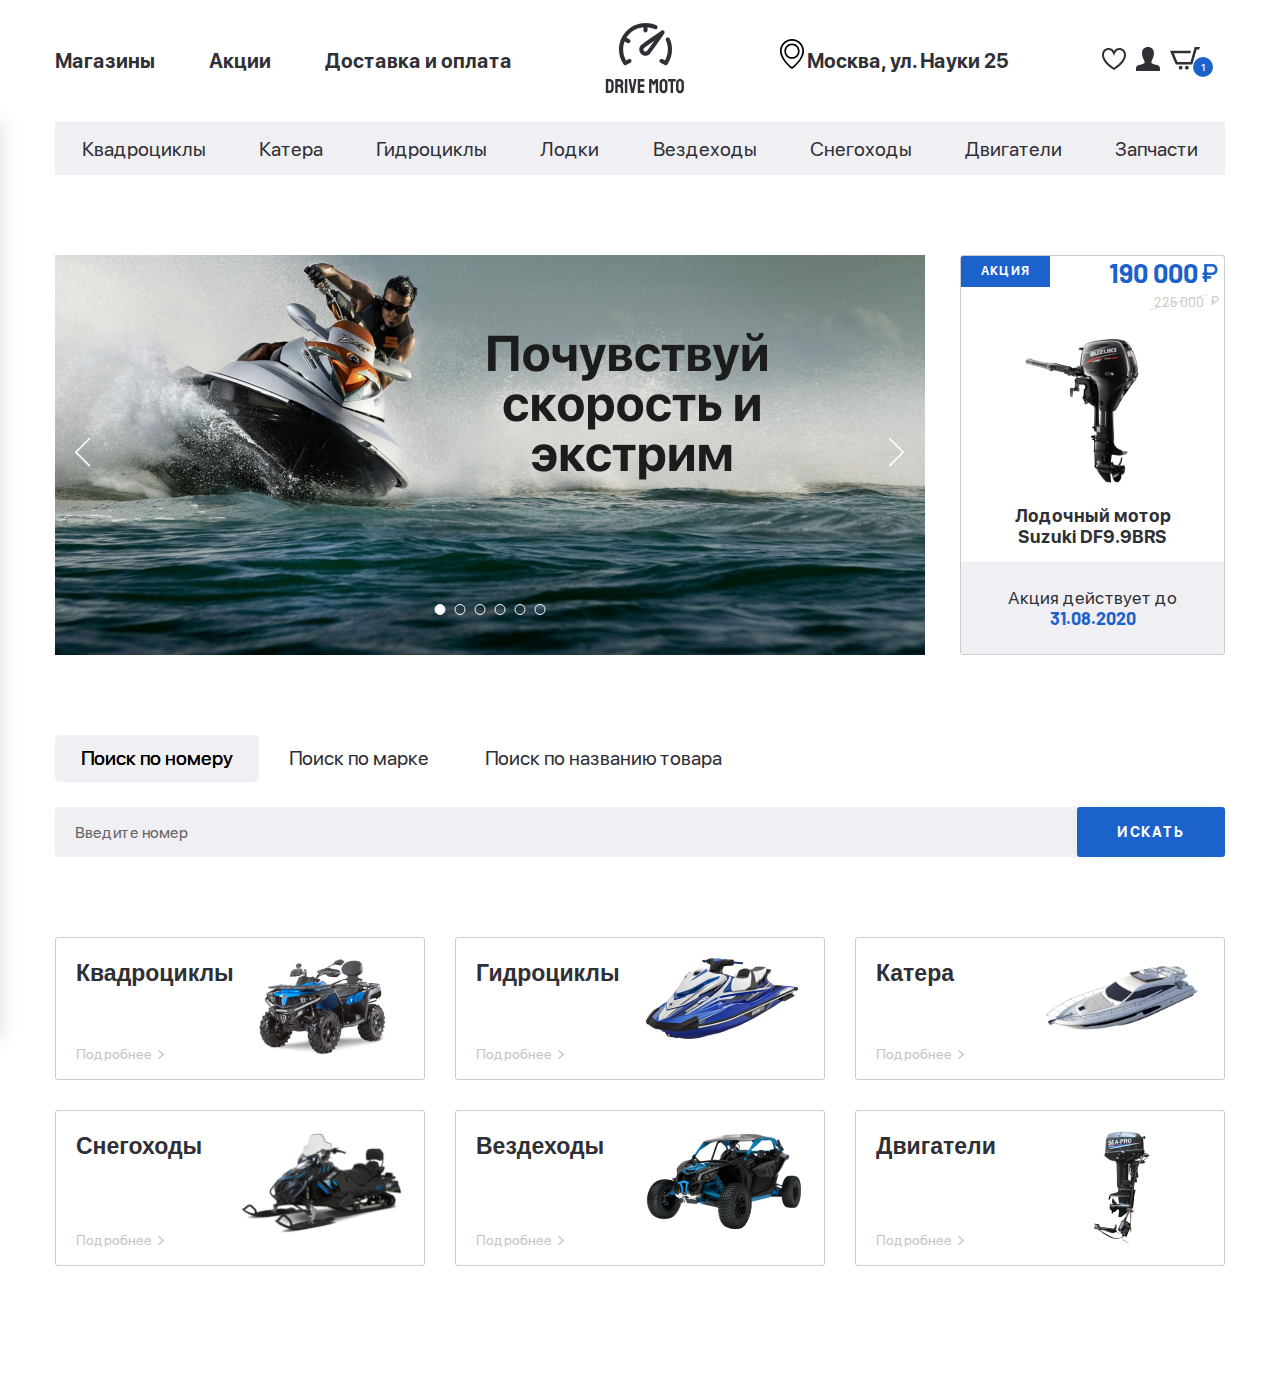
<file: index.html>
<!DOCTYPE html>
<html lang="ru">
<head>
   <meta charset="UTF-8">
   <meta name="viewport" content="width=device-width, initial-scale=1.0">
   <meta http-equiv="X-UA-Compatible" content="ie=edge">

   <title>Drive Moto</title>

   <!-- css -->
   <link rel="stylesheet" href="css/normalize.css">
   <link rel="stylesheet" href="css/fonts.css">
   <link rel="stylesheet" href="css/slick.css">
   <link rel="stylesheet" href="css/ionRangeSlider.min.css">
   <link rel="stylesheet" href="css/formstyler-2.0.1.css">
   <link rel="stylesheet" href="css/formstyler.theme-2.0.1.css">
   <link rel="stylesheet" href="css/rateyo-2.3.2.min.css">
   <link rel="stylesheet" href="css/style.css">
   <link rel="stylesheet" href="css/media.css">
</head>
<body>

   <!-- HEADER -->

   <header class="header">

      <!-- header top -->

      <div class="header__top">
         <div class="container">
            <div class="header__top-inner">

               <!-- menu -->

               <nav class="menu">

                  <!-- menu btn -->

                  <button class="menu__btn">
                     <div class="menu__btn-line"></div>
                     <div class="menu__btn-line"></div>
                     <div class="menu__btn-line"></div>
                  </button>

                  <!-- menu list -->

                  <ul class="menu__list">
                     <li class="menu__item">
                        <a class="menu__link" href="#">
                           Магазины
                        </a>
                     </li>
                     <li class="menu__item">
                        <a class="menu__link" href="#">
                           Акции
                        </a>
                     </li>
                     <li class="menu__item">
                        <a class="menu__link" href="#">
                           Доставка и оплата
                        </a>
                     </li>
                  </ul>
               </nav>

               <!-- logo -->

               <a class="logo" href="#">
                  <img class="logo__img" src="images/logo.svg" alt="Логотип">
               </a>

               <!-- header box -->

               <div class="header__box">

                  <!-- header address -->

                  <p class="header__address">
                     Москва,  ул. Науки  25
                  </p>

                  <!-- user list -->

                  <ul class="user-list">
                     <li class="user-list__item">
                        <a class="user-list__link" href="#">
                           <img src="images/heart.svg" alt="Избранное">
                        </a>
                     </li>
                     <li class="user-list__item">
                        <a class="user-list__link" href="#">
                           <img src="images/user.svg" alt="Пользователь">
                        </a>
                     </li>
                     <li class="user-list__item">
                        <a class="user-list__link basket" href="#">
                           <img src="images/basket.svg" alt="Корзина">
                           <p class="basket__num">1</p>
                        </a>
                     </li>
                  </ul>
               </div>
            </div>
         </div>
      </div>

      <!-- menu mobile list -->

      <ul class="menu-mobile__list">
         <li class="menu-mobile__item">
            <a class="menu-mobile__link" href="#">
               <img class="menu-mobile__img" src="images/user.svg" alt="">
               <p>
                  Войти
               </p>
            </a>
         </li>
         <li class="menu-mobile__item">
            <a class="menu-mobile__link" href="#">
               <img class="menu-mobile__img" src="images/user.svg" alt="">
               <p>
                  Регистрация
               </p>
            </a>
         </li>
         <li class="menu-mobile__item">
            <a class="menu-mobile__link" href="#">
               <img class="menu-mobile__img" src="images/heart.svg" alt="">
               <p>
                  Избранное
               </p>
            </a>
         </li>
         <li class="menu-mobile__item">
            <a class="menu-mobile__link" href="#">
               <img class="menu-mobile__img" src="images/basket.svg" alt="">
               <p>
                  Корзина
               </p>
            </a>
         </li>
         <li class="menu-mobile__item">
            <a class="menu-mobile__link" href="#">
               <img class="menu-mobile__img" src="images/home.svg" alt="">
               <p>
                  Магазины
               </p>
            </a>
         </li>
         <li class="menu-mobile__item">
            <a class="menu-mobile__link" href="#">
               <img class="menu-mobile__img" src="images/procent.svg" alt="">
               <p>
                  Акции
               </p>
            </a>
         </li>
         <li class="menu-mobile__item">
            <a class="menu-mobile__link" href="#">
               <img class="menu-mobile__img" src="images/box.svg" alt="">
               <p>
                  Доставка и оплата
               </p>
            </a>
         </li>
         <li class="menu-mobile__item">
            <a class="menu-mobile__link" href="#">
               <p>
                  Квадроциклы
               </p>
            </a>
         </li>
         <li class="menu-mobile__item">
            <a class="menu-mobile__link" href="#">
               <p>
                  Катера
               </p>
            </a>
         </li>
         <li class="menu-mobile__item">
            <a class="menu-mobile__link" href="#">
               <p>
                  Гидроциклы
               </p>
            </a>
         </li>
         <li class="menu-mobile__item">
            <a class="menu-mobile__link" href="#">
               <p>
                  Лодки
               </p>
            </a>
         </li>
         <li class="menu-mobile__item">
            <a class="menu-mobile__link" href="#">
               <p>
                  Вездеходы
               </p>
            </a>
         </li>
         <li class="menu-mobile__item">
            <a class="menu-mobile__link" href="#">
               <p>
                  Снегоходы
               </p>
            </a>
         </li>
         <li class="menu-mobile__item">
            <a class="menu-mobile__link" href="#">
               <p>
                  Двигатели
               </p>
            </a>
         </li>
         <li class="menu-mobile__item">
            <a class="menu-mobile__link" href="#">
               <p>
                  Запчасти
               </p>
            </a>
         </li>
      </ul>

      <!-- menu mobile line -->

      <ul class="menu__mobile-line">
         <li class="menu__item">
            <a class="menu__link" href="#">
               Магазины
            </a>
         </li>
         <li class="menu__item">
            <a class="menu__link" href="#">
               Акции
            </a>
         </li>
         <li class="menu__item">
            <a class="menu__link" href="#">
               Доставка и оплата
            </a>
         </li>
      </ul>

      <!-- header bottom -->

      <div class="header__bottom">
         <div class="container">
            
            <!-- menu categories -->

            <ul class="menu-categories">
               <li class="menu-categories__item">
                  <a class="menu-categories__link" href="#">
                     Квадроциклы
                  </a>
               </li>
               <li class="menu-categories__item">
                  <a class="menu-categories__link" href="#">
                     Катера
                  </a>
               </li>
               <li class="menu-categories__item">
                  <a class="menu-categories__link" href="#">
                     Гидроциклы
                  </a>
               </li>
               <li class="menu-categories__item">
                  <a class="menu-categories__link" href="#">
                     Лодки
                  </a>
               </li>
               <li class="menu-categories__item">
                  <a class="menu-categories__link" href="#">
                     Вездеходы
                  </a>
               </li>
               <li class="menu-categories__item">
                  <a class="menu-categories__link" href="#">
                     Снегоходы
                  </a>
               </li>
               <li class="menu-categories__item">
                  <a class="menu-categories__link" href="#">
                     Двигатели
                  </a>
               </li>
               <li class="menu-categories__item">
                  <a class="menu-categories__link" href="#">
                     Запчасти
                  </a>
               </li>
            </ul>
         </div>
      </div>
   </header>

   <!-- BANNER SECTION -->

   <section class="banner-section page-section">
      <div class="container">
         <div class="banner-section__inner">

            <!-- banner section slider -->

            <div class="banner-section__slider">

               <a class="banner-section__slider-item" href="#">
                  <img class="banner-section__slider-img" src="images/banner-slider.jpg" alt="Баннер">
               </a>

               <a class="banner-section__slider-item" href="#">
                  <img class="banner-section__slider-img" src="images/banner-slider.jpg" alt="Баннер">
               </a>

               <a class="banner-section__slider-item" href="#">
                  <img class="banner-section__slider-img" src="images/banner-slider.jpg" alt="Баннер">
               </a>

               <a class="banner-section__slider-item" href="#">
                  <img class="banner-section__slider-img" src="images/banner-slider.jpg" alt="Баннер">
               </a>

               <a class="banner-section__slider-item" href="#">
                  <img class="banner-section__slider-img" src="images/banner-slider.jpg" alt="Баннер">
               </a>

               <a class="banner-section__slider-item" href="#">
                  <img class="banner-section__slider-img" src="images/banner-slider.jpg" alt="Баннер">
               </a>
            </div>

            <!-- banner section item -->

            <a class="banner-section__item sale-item" href="#">
               <div class="sale-item__top">
                  <p class="sale-item__info">
                     Акция
                  </p>
                  <div class="sale-item__price">
                     <div class="price sale-item__price-new">
                        190 000
                     </div>
                     <div class="price sale-item__price-old">
                        225 000
                     </div>
                  </div>
               </div>
               <img class="sale-item__img" src="images/content/sale-1.png" alt="Фото товара">
               <h5 class="sale-item__title">
                  Лодочный мотор <br>
                  Suzuki DF9.9BRS
               </h5>
               <p class="sale-item__footer">
                  Акция действует до
                  <span>
                     31.08.2020
                  </span>
               </p>
            </a>
         </div>
      </div>
   </section>

   <!-- SEARCH -->

   <div class="search page-section">
      <div class="container">
         <div class="search__inner">

            <!-- search tabs -->

            <div class="search__tabs tabs-wrapper">
               <div class="mobile-overflow">
                  <a class="search__tabs-item tab tab--active" href="#search-tab-1">
                     Поиск по номеру
                  </a>
                  <a class="search__tabs-item tab" href="#search-tab-2">
                     Поиск по марке
                  </a>
                  <a class="search__tabs-item tab" href="#search-tab-3">
                     Поиск по названию товара
                  </a>
               </div>
            </div>

            <div class="search__content">

               <!-- search content item 1 -->
               
               <div class="search__content-item tabs-content tabs-content--active" id="search-tab-1">
                  <form class="search__content-form" action="#">
                     <input class="search__content-input" type="text" placeholder="Введите номер">
                     <button class="search__content-btn" type="submit">Искать</button>
                  </form>
               </div>

               <!-- search content item 2 -->

               <div class="search__content-item tabs-content" id="search-tab-2">
                  <form class="search__content-form" action="#">
                     <input class="search__content-input" type="text" placeholder="Введите марку">
                     <button class="search__content-btn" type="submit">Искать</button>
                  </form>
               </div>

               <!-- search content item 3 -->

               <div class="search__content-item tabs-content" id="search-tab-3">
                  <form class="search__content-form" action="#">
                     <input class="search__content-input" type="text" placeholder="Введите название товара">
                     <button class="search__content-btn" type="submit">Искать</button>
                  </form>
               </div>
            </div>
         </div>
      </div>
   </div>

   <!-- CATEGORIES -->

   <section class="categories page-section">
      <div class="container">
         <div class="categories__inner">

            <!-- categories item 1 -->
            
            <a class="categories__item" href="#">
               <div class="categories__item-info">
                  <h4 class="categories__item-title">
                     Квадроциклы
                  </h4>
                  <p class="categories__item-text">
                     Подробнее
                  </p>
               </div>
               <div class="categories__item-img">
                  <img src="images/categories-1.png" alt="Квадроциклы">
               </div>
            </a>

            <!-- categories item 2 -->
            
            <a class="categories__item" href="#">
               <div class="categories__item-info">
                  <h4 class="categories__item-title">
                     Гидроциклы
                  </h4>
                  <p class="categories__item-text">
                     Подробнее
                  </p>
               </div>
               <div class="categories__item-img">
                  <img src="images/categories-2.png" alt="Гидроциклы">
               </div>
            </a>

            <!-- categories item 3 -->
            
            <a class="categories__item" href="#">
               <div class="categories__item-info">
                  <h4 class="categories__item-title">
                     Катера
                  </h4>
                  <p class="categories__item-text">
                     Подробнее
                  </p>
               </div>
               <div class="categories__item-img">
                  <img src="images/categories-3.png" alt="Катера">
               </div>
            </a>

            <!-- categories item 4 -->
            
            <a class="categories__item" href="#">
               <div class="categories__item-info">
                  <h4 class="categories__item-title">
                     Снегоходы
                  </h4>
                  <p class="categories__item-text">
                     Подробнее
                  </p>
               </div>
               <div class="categories__item-img">
                  <img src="images/categories-4.png" alt="Снегоходы">
               </div>
            </a>

            <!-- categories item 5 -->
            
            <a class="categories__item" href="#">
               <div class="categories__item-info">
                  <h4 class="categories__item-title">
                     Вездеходы
                  </h4>
                  <p class="categories__item-text">
                     Подробнее
                  </p>
               </div>
               <div class="categories__item-img">
                  <img src="images/categories-5.png" alt="Вездеходы">
               </div>
            </a>

            <!-- categories item 6 -->
            
            <a class="categories__item" href="#">
               <div class="categories__item-info">
                  <h4 class="categories__item-title">
                     Двигатели
                  </h4>
                  <p class="categories__item-text">
                     Подробнее
                  </p>
               </div>
               <div class="categories__item-img">
                  <img src="images/categories-6.png" alt="Двигатели">
               </div>
            </a>
         </div>
      </div>
   </section>

   <!-- PRODUCTS -->

   <section class="products page-section hide">
      <div class="container">
         <div class="products__inner">

            <!-- products title -->

            <h3 class="products__title">
               Популярные товары
            </h3>

            <!-- products tabs -->

            <div class="products__tabs tabs">
               <a class="products__tab tab tab--active" href="#products-tab-1">
                  запчасти
               </a>
               <a class="products__tab tab" href="#products-tab-2">
                  моторы
               </a>
               <a class="products__tab tab" href="#products-tab-3">
                  шины
               </a>
               <a class="products__tab tab" href="#products-tab-4">
                  электроника
               </a>
               <a class="products__tab tab" href="#products-tab-5">
                  инструменты
               </a>
               <a class="products__tab tab" href="#products-tab-6">
                  аксессуары
               </a>
            </div>

            <!-- products container -->
            
            <div class="products__container tabs-container">

               <!-- products content 1 -->

               <div class="products__content tabs-content tabs-content--active" id="products-tab-1">
                  <div class="product-slider">
               
                     <!-- product slider item 1 -->
               
                     <div class="product-slider__item">
                        <div class="product-item__wrapper">
                           <button class="product-item__favorite"></button>
                           <button class="product-item__basket">
                              <img src="images/basket-white.svg" alt="Добавить товар в корзину">
                           </button>
                           <a class="product-item__notify-link" href="#">
                              Сообщить о поступлении
                           </a>
                           <a class="product-item" href="#">
                              <p class="product-item__hover-text">
                                 посмотреть товар
                              </p>
                              <img class="product-item__img" src="images/content/product-1.png" alt="Фото товара">
                              <h4 class="product-item__title">
                                 Водонепроницаемый Рюкзак
                              </h4>
                              <p class="price product-item__price">
                                 9 800 ₽
                              </p>
                              <p class="product-item__notify-text">
                                 нет в наличии
                              </p>
                           </a>
                        </div>
                     </div>
               
                     <!-- product slider item 2 -->
               
                     <div class="product-slider__item">
                        <div class="product-item__wrapper">
                           <button class="product-item__favorite"></button>
                           <button class="product-item__basket">
                              <img src="images/basket-white.svg" alt="Добавить товар в корзину">
                           </button>
                           <a class="product-item__notify-link" href="#">
                              Сообщить о поступлении
                           </a>
                           <a class="product-item product-item--sale" href="#">
                              <p class="product-item__hover-text">
                                 посмотреть товар
                              </p>
                              <img class="product-item__img" src="images/content/product-2.png" alt="Фото товара">
                              <h4 class="product-item__title">
                                 Спасательный жилет BRP Men's Airflow PFD
                              </h4>
                              <p class="price product-item__price">
                                 6 900 ₽
                              </p>
                              <p class="product-item__notify-text">
                                 нет в наличии
                              </p>
                           </a>
                        </div>
                     </div>
               
                     <!-- product slider item 3 -->
               
                     <div class="product-slider__item">
                        <div class="product-item__wrapper">
                           <button class="product-item__favorite"></button>
                           <button class="product-item__basket">
                              <img src="images/basket-white.svg" alt="Добавить товар в корзину">
                           </button>
                           <a class="product-item__notify-link" href="#">
                              Сообщить о поступлении
                           </a>
                           <a class="product-item" href="#">
                              <p class="product-item__hover-text">
                                 посмотреть товар
                              </p>
                              <img class="product-item__img" src="images/content/product-3.png" alt="Фото товара">
                              <h4 class="product-item__title">
                                 BRP Audio-Premium <br>
                                 System
                              </h4>
                              <p class="price product-item__price">
                                 68 000 ₽
                              </p>
                              <p class="product-item__notify-text">
                                 нет в наличии
                              </p>
                           </a>
                        </div>
                     </div>
               
                     <!-- product slider item 4 -->
               
                     <div class="product-slider__item">
                        <div class="product-item__wrapper product-item__not-available">
                           <button class="product-item__favorite"></button>
                           <button class="product-item__basket">
                              <img src="images/basket-white.svg" alt="Добавить товар в корзину">
                           </button>
                           <a class="product-item__notify-link" href="#">
                              Сообщить о поступлении
                           </a>
                           <a class="product-item product-item--sale" href="#">
                              <p class="product-item__hover-text">
                                 посмотреть товар
                              </p>
                              <img class="product-item__img" src="images/content/product-4.png" alt="Фото товара">
                              <h4 class="product-item__title">
                                 Спасательное <br>
                                 снаряжение
                              </h4>
                              <p class="price product-item__price">
                                 6 900 ₽
                              </p>
                              <p class="product-item__notify-text">
                                 нет в наличии
                              </p>
                           </a>
                        </div>
                     </div>
               
                     <!-- product slider item 5 -->
               
                     <div class="product-slider__item">
                        <div class="product-item__wrapper product-item__not-available">
                           <button class="product-item__favorite"></button>
                           <button class="product-item__basket">
                              <img src="images/basket-white.svg" alt="Добавить товар в корзину">
                           </button>
                           <a class="product-item__notify-link" href="#">
                              Сообщить о поступлении
                           </a>
                           <a class="product-item product-item--sale" href="#">
                              <p class="product-item__hover-text">
                                 посмотреть товар
                              </p>
                              <img class="product-item__img" src="images/content/product-5.png" alt="Фото товара">
                              <h4 class="product-item__title">
                                 BRP Audio-портативная система
                              </h4>
                              <p class="price product-item__price">
                                 9 800 ₽
                              </p>
                              <p class="product-item__notify-text">
                                 нет в наличии
                              </p>
                           </a>
                        </div>
                     </div>
               
                     <!-- product slider item 6 -->
               
                     <div class="product-slider__item">
                        <div class="product-item__wrapper">
                           <button class="product-item__favorite"></button>
                           <button class="product-item__basket">
                              <img src="images/basket-white.svg" alt="Добавить товар в корзину">
                           </button>
                           <a class="product-item__notify-link" href="#">
                              Сообщить о поступлении
                           </a>
                           <a class="product-item" href="#">
                              <p class="product-item__hover-text">
                                 посмотреть товар
                              </p>
                              <img class="product-item__img" src="images/content/product-6.png" alt="Фото товара">
                              <h4 class="product-item__title">
                                 Garmin Echomap Plus <br>
                                 62cv
                              </h4>
                              <p class="price product-item__price">
                                 45 800 ₽
                              </p>
                              <p class="product-item__notify-text">
                                 нет в наличии
                              </p>
                           </a>
                        </div>
                     </div>
               
                     <!-- product slider item 7 -->
               
                     <div class="product-slider__item">
                        <div class="product-item__wrapper product-item__not-available">
                           <button class="product-item__favorite product-item__favorite--active"></button>
                           <button class="product-item__basket">
                              <img src="images/basket-white.svg" alt="Добавить товар в корзину">
                           </button>
                           <a class="product-item__notify-link" href="#">
                              Сообщить о поступлении
                           </a>
                           <a class="product-item product-item--sale" href="#">
                              <p class="product-item__hover-text">
                                 посмотреть товар
                              </p>
                              <img class="product-item__img" src="images/content/product-7.png" alt="Фото товара">
                              <h4 class="product-item__title">
                                 RF D.E.S.S.TM Key
                              </h4>
                              <p class="price product-item__price">
                                 68 000 ₽
                              </p>
                              <p class="product-item__notify-text">
                                 нет в наличии
                              </p>
                           </a>
                        </div>
                     </div>
               
                     <!-- product slider item 8 -->
               
                     <div class="product-slider__item">
                        <div class="product-item__wrapper">
                           <button class="product-item__favorite"></button>
                           <button class="product-item__basket">
                              <img src="images/basket-white.svg" alt="Добавить товар в корзину">
                           </button>
                           <a class="product-item__notify-link" href="#">
                              Сообщить о поступлении
                           </a>
                           <a class="product-item" href="#">
                              <p class="product-item__hover-text">
                                 посмотреть товар
                              </p>
                              <img class="product-item__img" src="images/content/product-8.png" alt="Фото товара">
                              <h4 class="product-item__title">
                                 Мужской костюм <br>
                                 3мм
                              </h4>
                              <p class="price product-item__price">
                                 7 000 ₽
                              </p>
                              <p class="product-item__notify-text">
                                 нет в наличии
                              </p>
                           </a>
                        </div>
                     </div>
                  </div>
               </div>

               <!-- products content 2 -->

               <div class="products__content tabs-content" id="products-tab-2">
                  <div class="product-slider">
               
                     <!-- product slider item 1 -->
               
                     <div class="product-slider__item">
                        <div class="product-item__wrapper product-item__not-available">
                           <button class="product-item__favorite"></button>
                           <button class="product-item__basket">
                              <img src="images/basket-white.svg" alt="Добавить товар в корзину">
                           </button>
                           <a class="product-item__notify-link" href="#">
                              Сообщить о поступлении
                           </a>
                           <a class="product-item product-item--sale" href="#">
                              <p class="product-item__hover-text">
                                 посмотреть товар
                              </p>
                              <img class="product-item__img" src="images/content/product-5.png" alt="Фото товара">
                              <h4 class="product-item__title">
                                 BRP Audio-портативная система
                              </h4>
                              <p class="price product-item__price">
                                 9 800 ₽
                              </p>
                              <p class="product-item__notify-text">
                                 нет в наличии
                              </p>
                           </a>
                        </div>
                     </div>
               
                     <!-- product slider item 2 -->
               
                     <div class="product-slider__item">
                        <div class="product-item__wrapper">
                           <button class="product-item__favorite"></button>
                           <button class="product-item__basket">
                              <img src="images/basket-white.svg" alt="Добавить товар в корзину">
                           </button>
                           <a class="product-item__notify-link" href="#">
                              Сообщить о поступлении
                           </a>
                           <a class="product-item" href="#">
                              <p class="product-item__hover-text">
                                 посмотреть товар
                              </p>
                              <img class="product-item__img" src="images/content/product-6.png" alt="Фото товара">
                              <h4 class="product-item__title">
                                 Garmin Echomap Plus <br>
                                 62cv
                              </h4>
                              <p class="price product-item__price">
                                 45 800 ₽
                              </p>
                              <p class="product-item__notify-text">
                                 нет в наличии
                              </p>
                           </a>
                        </div>
                     </div>
               
                     <!-- product slider item 3 -->
               
                     <div class="product-slider__item">
                        <div class="product-item__wrapper product-item__not-available">
                           <button class="product-item__favorite product-item__favorite--active"></button>
                           <button class="product-item__basket">
                              <img src="images/basket-white.svg" alt="Добавить товар в корзину">
                           </button>
                           <a class="product-item__notify-link" href="#">
                              Сообщить о поступлении
                           </a>
                           <a class="product-item product-item--sale" href="#">
                              <p class="product-item__hover-text">
                                 посмотреть товар
                              </p>
                              <img class="product-item__img" src="images/content/product-7.png" alt="Фото товара">
                              <h4 class="product-item__title">
                                 RF D.E.S.S.TM Key
                              </h4>
                              <p class="price product-item__price">
                                 68 000 ₽
                              </p>
                              <p class="product-item__notify-text">
                                 нет в наличии
                              </p>
                           </a>
                        </div>
                     </div>
               
                     <!-- product slider item 4 -->
               
                     <div class="product-slider__item">
                        <div class="product-item__wrapper">
                           <button class="product-item__favorite"></button>
                           <button class="product-item__basket">
                              <img src="images/basket-white.svg" alt="Добавить товар в корзину">
                           </button>
                           <a class="product-item__notify-link" href="#">
                              Сообщить о поступлении
                           </a>
                           <a class="product-item" href="#">
                              <p class="product-item__hover-text">
                                 посмотреть товар
                              </p>
                              <img class="product-item__img" src="images/content/product-8.png" alt="Фото товара">
                              <h4 class="product-item__title">
                                 Мужской костюм <br>
                                 3мм
                              </h4>
                              <p class="price product-item__price">
                                 7 000 ₽
                              </p>
                              <p class="product-item__notify-text">
                                 нет в наличии
                              </p>
                           </a>
                        </div>
                     </div>
                     
                     <!-- product slider item 55 -->
               
                     <div class="product-slider__item">
                        <div class="product-item__wrapper">
                           <button class="product-item__favorite"></button>
                           <button class="product-item__basket">
                              <img src="images/basket-white.svg" alt="Добавить товар в корзину">
                           </button>
                           <a class="product-item__notify-link" href="#">
                              Сообщить о поступлении
                           </a>
                           <a class="product-item" href="#">
                              <p class="product-item__hover-text">
                                 посмотреть товар
                              </p>
                              <img class="product-item__img" src="images/content/product-1.png" alt="Фото товара">
                              <h4 class="product-item__title">
                                 Водонепроницаемый Рюкзак
                              </h4>
                              <p class="price product-item__price">
                                 9 800 ₽
                              </p>
                              <p class="product-item__notify-text">
                                 нет в наличии
                              </p>
                           </a>
                        </div>
                     </div>
               
                     <!-- product slider item 6 -->
               
                     <div class="product-slider__item">
                        <div class="product-item__wrapper">
                           <button class="product-item__favorite"></button>
                           <button class="product-item__basket">
                              <img src="images/basket-white.svg" alt="Добавить товар в корзину">
                           </button>
                           <a class="product-item__notify-link" href="#">
                              Сообщить о поступлении
                           </a>
                           <a class="product-item product-item--sale" href="#">
                              <p class="product-item__hover-text">
                                 посмотреть товар
                              </p>
                              <img class="product-item__img" src="images/content/product-2.png" alt="Фото товара">
                              <h4 class="product-item__title">
                                 Спасательный жилет BRP Men's Airflow PFD
                              </h4>
                              <p class="price product-item__price">
                                 6 900 ₽
                              </p>
                              <p class="product-item__notify-text">
                                 нет в наличии
                              </p>
                           </a>
                        </div>
                     </div>
               
                     <!-- product slider item 7 -->
               
                     <div class="product-slider__item">
                        <div class="product-item__wrapper">
                           <button class="product-item__favorite"></button>
                           <button class="product-item__basket">
                              <img src="images/basket-white.svg" alt="Добавить товар в корзину">
                           </button>
                           <a class="product-item__notify-link" href="#">
                              Сообщить о поступлении
                           </a>
                           <a class="product-item" href="#">
                              <p class="product-item__hover-text">
                                 посмотреть товар
                              </p>
                              <img class="product-item__img" src="images/content/product-3.png" alt="Фото товара">
                              <h4 class="product-item__title">
                                 BRP Audio-Premium <br>
                                 System
                              </h4>
                              <p class="price product-item__price">
                                 68 000 ₽
                              </p>
                              <p class="product-item__notify-text">
                                 нет в наличии
                              </p>
                           </a>
                        </div>
                     </div>
               
                     <!-- product slider item 8 -->
               
                     <div class="product-slider__item">
                        <div class="product-item__wrapper product-item__not-available">
                           <button class="product-item__favorite"></button>
                           <button class="product-item__basket">
                              <img src="images/basket-white.svg" alt="Добавить товар в корзину">
                           </button>
                           <a class="product-item__notify-link" href="#">
                              Сообщить о поступлении
                           </a>
                           <a class="product-item product-item--sale" href="#">
                              <p class="product-item__hover-text">
                                 посмотреть товар
                              </p>
                              <img class="product-item__img" src="images/content/product-4.png" alt="Фото товара">
                              <h4 class="product-item__title">
                                 Спасательное <br>
                                 снаряжение
                              </h4>
                              <p class="price product-item__price">
                                 6 900 ₽
                              </p>
                              <p class="product-item__notify-text">
                                 нет в наличии
                              </p>
                           </a>
                        </div>
                     </div>
                  </div>
               </div>

               <!-- products content 3 -->

               <div class="products__content tabs-content" id="products-tab-3">
                  products content 3
               </div>

               <!-- products content 4 -->

               <div class="products__content tabs-content" id="products-tab-4">
                  products content 4
               </div>

               <!-- products content 5 -->

               <div class="products__content tabs-content" id="products-tab-5">
                  products content 5
               </div>

               <!-- products content 6 -->

               <div class="products__content tabs-content" id="products-tab-6">
                  products content 6
               </div>
            </div>

            <!-- products more -->

            <div class="products__more">
               <a class="products__more-link" href="#">
                  Показать еще
               </a>
            </div>
         </div>
      </div>
   </section>

   <!-- BANNER -->

   <div class="banner hide">
      <div class="container">
         <a class="banner__link" href="#">
            <img src="images/content/banner.jpg" alt="Баннер">
         </a>
      </div>
   </div>

   <!-- SAME PRODUCTS -->

   <section class="products page-section same-products hide">
      <div class="container">
         <div class="products__inner">

            <!-- products title -->

            <h3 class="products__title">
               С этим товаром покупают
            </h3>

            <!-- products tabs -->

            <div class="products__tabs tabs">
               <a class="products__tab tab tab--active" href="#same-products-tab-1">
                  запчасти
               </a>
               <a class="products__tab tab" href="#same-products-tab-2">
                  моторы
               </a>
               <a class="products__tab tab" href="#same-products-tab-3">
                  шины
               </a>
               <a class="products__tab tab" href="#same-products-tab-4">
                  электроника
               </a>
               <a class="products__tab tab" href="#same-products-tab-5">
                  инструменты
               </a>
               <a class="products__tab tab" href="#same-products-tab-6">
                  аксессуары
               </a>
            </div>

            <!-- products container -->
            
            <div class="products__container tabs-container">

               <!-- products content 1 -->

               <div class="products__content tabs-content tabs-content--active" id="same-products-tab-1">
                  <div class="product-slider">
               
                     <!-- product slider item 1 -->
               
                     <div class="product-slider__item">
                        <div class="product-item__wrapper product-item__not-available">
                           <button class="product-item__favorite"></button>
                           <button class="product-item__basket">
                              <img src="images/basket-white.svg" alt="Добавить товар в корзину">
                           </button>
                           <a class="product-item__notify-link" href="#">
                              Сообщить о поступлении
                           </a>
                           <a class="product-item product-item--sale" href="#">
                              <p class="product-item__hover-text">
                                 посмотреть товар
                              </p>
                              <img class="product-item__img" src="images/content/product-5.png" alt="Фото товара">
                              <h4 class="product-item__title">
                                 BRP Audio-портативная система
                              </h4>
                              <p class="price product-item__price">
                                 9 800 ₽
                              </p>
                              <p class="product-item__notify-text">
                                 нет в наличии
                              </p>
                           </a>
                        </div>
                     </div>
               
                     <!-- product slider item 2 -->
               
                     <div class="product-slider__item">
                        <div class="product-item__wrapper">
                           <button class="product-item__favorite"></button>
                           <button class="product-item__basket">
                              <img src="images/basket-white.svg" alt="Добавить товар в корзину">
                           </button>
                           <a class="product-item__notify-link" href="#">
                              Сообщить о поступлении
                           </a>
                           <a class="product-item" href="#">
                              <p class="product-item__hover-text">
                                 посмотреть товар
                              </p>
                              <img class="product-item__img" src="images/content/product-6.png" alt="Фото товара">
                              <h4 class="product-item__title">
                                 Garmin Echomap Plus <br>
                                 62cv
                              </h4>
                              <p class="price product-item__price">
                                 45 800 ₽
                              </p>
                              <p class="product-item__notify-text">
                                 нет в наличии
                              </p>
                           </a>
                        </div>
                     </div>
               
                     <!-- product slider item 3 -->
               
                     <div class="product-slider__item">
                        <div class="product-item__wrapper product-item__not-available">
                           <button class="product-item__favorite product-item__favorite--active"></button>
                           <button class="product-item__basket">
                              <img src="images/basket-white.svg" alt="Добавить товар в корзину">
                           </button>
                           <a class="product-item__notify-link" href="#">
                              Сообщить о поступлении
                           </a>
                           <a class="product-item product-item--sale" href="#">
                              <p class="product-item__hover-text">
                                 посмотреть товар
                              </p>
                              <img class="product-item__img" src="images/content/product-7.png" alt="Фото товара">
                              <h4 class="product-item__title">
                                 RF D.E.S.S.TM Key
                              </h4>
                              <p class="price product-item__price">
                                 68 000 ₽
                              </p>
                              <p class="product-item__notify-text">
                                 нет в наличии
                              </p>
                           </a>
                        </div>
                     </div>
               
                     <!-- product slider item 4 -->
               
                     <div class="product-slider__item">
                        <div class="product-item__wrapper">
                           <button class="product-item__favorite"></button>
                           <button class="product-item__basket">
                              <img src="images/basket-white.svg" alt="Добавить товар в корзину">
                           </button>
                           <a class="product-item__notify-link" href="#">
                              Сообщить о поступлении
                           </a>
                           <a class="product-item" href="#">
                              <p class="product-item__hover-text">
                                 посмотреть товар
                              </p>
                              <img class="product-item__img" src="images/content/product-8.png" alt="Фото товара">
                              <h4 class="product-item__title">
                                 Мужской костюм <br>
                                 3мм
                              </h4>
                              <p class="price product-item__price">
                                 7 000 ₽
                              </p>
                              <p class="product-item__notify-text">
                                 нет в наличии
                              </p>
                           </a>
                        </div>
                     </div>
                     
                     <!-- product slider item 55 -->
               
                     <div class="product-slider__item">
                        <div class="product-item__wrapper">
                           <button class="product-item__favorite"></button>
                           <button class="product-item__basket">
                              <img src="images/basket-white.svg" alt="Добавить товар в корзину">
                           </button>
                           <a class="product-item__notify-link" href="#">
                              Сообщить о поступлении
                           </a>
                           <a class="product-item" href="#">
                              <p class="product-item__hover-text">
                                 посмотреть товар
                              </p>
                              <img class="product-item__img" src="images/content/product-1.png" alt="Фото товара">
                              <h4 class="product-item__title">
                                 Водонепроницаемый Рюкзак
                              </h4>
                              <p class="price product-item__price">
                                 9 800 ₽
                              </p>
                              <p class="product-item__notify-text">
                                 нет в наличии
                              </p>
                           </a>
                        </div>
                     </div>
               
                     <!-- product slider item 6 -->
               
                     <div class="product-slider__item">
                        <div class="product-item__wrapper">
                           <button class="product-item__favorite"></button>
                           <button class="product-item__basket">
                              <img src="images/basket-white.svg" alt="Добавить товар в корзину">
                           </button>
                           <a class="product-item__notify-link" href="#">
                              Сообщить о поступлении
                           </a>
                           <a class="product-item product-item--sale" href="#">
                              <p class="product-item__hover-text">
                                 посмотреть товар
                              </p>
                              <img class="product-item__img" src="images/content/product-2.png" alt="Фото товара">
                              <h4 class="product-item__title">
                                 Спасательный жилет BRP Men's Airflow PFD
                              </h4>
                              <p class="price product-item__price">
                                 6 900 ₽
                              </p>
                              <p class="product-item__notify-text">
                                 нет в наличии
                              </p>
                           </a>
                        </div>
                     </div>
               
                     <!-- product slider item 7 -->
               
                     <div class="product-slider__item">
                        <div class="product-item__wrapper">
                           <button class="product-item__favorite"></button>
                           <button class="product-item__basket">
                              <img src="images/basket-white.svg" alt="Добавить товар в корзину">
                           </button>
                           <a class="product-item__notify-link" href="#">
                              Сообщить о поступлении
                           </a>
                           <a class="product-item" href="#">
                              <p class="product-item__hover-text">
                                 посмотреть товар
                              </p>
                              <img class="product-item__img" src="images/content/product-3.png" alt="Фото товара">
                              <h4 class="product-item__title">
                                 BRP Audio-Premium <br>
                                 System
                              </h4>
                              <p class="price product-item__price">
                                 68 000 ₽
                              </p>
                              <p class="product-item__notify-text">
                                 нет в наличии
                              </p>
                           </a>
                        </div>
                     </div>
               
                     <!-- product slider item 8 -->
               
                     <div class="product-slider__item">
                        <div class="product-item__wrapper product-item__not-available">
                           <button class="product-item__favorite"></button>
                           <button class="product-item__basket">
                              <img src="images/basket-white.svg" alt="Добавить товар в корзину">
                           </button>
                           <a class="product-item__notify-link" href="#">
                              Сообщить о поступлении
                           </a>
                           <a class="product-item product-item--sale" href="#">
                              <p class="product-item__hover-text">
                                 посмотреть товар
                              </p>
                              <img class="product-item__img" src="images/content/product-4.png" alt="Фото товара">
                              <h4 class="product-item__title">
                                 Спасательное <br>
                                 снаряжение
                              </h4>
                              <p class="price product-item__price">
                                 6 900 ₽
                              </p>
                              <p class="product-item__notify-text">
                                 нет в наличии
                              </p>
                           </a>
                        </div>
                     </div>
                  </div>
               </div>

               <!-- products content 2 -->

               <div class="products__content tabs-content" id="same-products-tab-2">
                  <div class="product-slider">
               
                     <!-- product slider item 1 -->
               
                     <div class="product-slider__item">
                        <div class="product-item__wrapper">
                           <button class="product-item__favorite"></button>
                           <button class="product-item__basket">
                              <img src="images/basket-white.svg" alt="Добавить товар в корзину">
                           </button>
                           <a class="product-item__notify-link" href="#">
                              Сообщить о поступлении
                           </a>
                           <a class="product-item" href="#">
                              <p class="product-item__hover-text">
                                 посмотреть товар
                              </p>
                              <img class="product-item__img" src="images/content/product-1.png" alt="Фото товара">
                              <h4 class="product-item__title">
                                 Водонепроницаемый Рюкзак
                              </h4>
                              <p class="price product-item__price">
                                 9 800 ₽
                              </p>
                              <p class="product-item__notify-text">
                                 нет в наличии
                              </p>
                           </a>
                        </div>
                     </div>
               
                     <!-- product slider item 2 -->
               
                     <div class="product-slider__item">
                        <div class="product-item__wrapper">
                           <button class="product-item__favorite"></button>
                           <button class="product-item__basket">
                              <img src="images/basket-white.svg" alt="Добавить товар в корзину">
                           </button>
                           <a class="product-item__notify-link" href="#">
                              Сообщить о поступлении
                           </a>
                           <a class="product-item product-item--sale" href="#">
                              <p class="product-item__hover-text">
                                 посмотреть товар
                              </p>
                              <img class="product-item__img" src="images/content/product-2.png" alt="Фото товара">
                              <h4 class="product-item__title">
                                 Спасательный жилет BRP Men's Airflow PFD
                              </h4>
                              <p class="price product-item__price">
                                 6 900 ₽
                              </p>
                              <p class="product-item__notify-text">
                                 нет в наличии
                              </p>
                           </a>
                        </div>
                     </div>
               
                     <!-- product slider item 3 -->
               
                     <div class="product-slider__item">
                        <div class="product-item__wrapper">
                           <button class="product-item__favorite"></button>
                           <button class="product-item__basket">
                              <img src="images/basket-white.svg" alt="Добавить товар в корзину">
                           </button>
                           <a class="product-item__notify-link" href="#">
                              Сообщить о поступлении
                           </a>
                           <a class="product-item" href="#">
                              <p class="product-item__hover-text">
                                 посмотреть товар
                              </p>
                              <img class="product-item__img" src="images/content/product-3.png" alt="Фото товара">
                              <h4 class="product-item__title">
                                 BRP Audio-Premium <br>
                                 System
                              </h4>
                              <p class="price product-item__price">
                                 68 000 ₽
                              </p>
                              <p class="product-item__notify-text">
                                 нет в наличии
                              </p>
                           </a>
                        </div>
                     </div>
               
                     <!-- product slider item 4 -->
               
                     <div class="product-slider__item">
                        <div class="product-item__wrapper product-item__not-available">
                           <button class="product-item__favorite"></button>
                           <button class="product-item__basket">
                              <img src="images/basket-white.svg" alt="Добавить товар в корзину">
                           </button>
                           <a class="product-item__notify-link" href="#">
                              Сообщить о поступлении
                           </a>
                           <a class="product-item product-item--sale" href="#">
                              <p class="product-item__hover-text">
                                 посмотреть товар
                              </p>
                              <img class="product-item__img" src="images/content/product-4.png" alt="Фото товара">
                              <h4 class="product-item__title">
                                 Спасательное <br>
                                 снаряжение
                              </h4>
                              <p class="price product-item__price">
                                 6 900 ₽
                              </p>
                              <p class="product-item__notify-text">
                                 нет в наличии
                              </p>
                           </a>
                        </div>
                     </div>
               
                     <!-- product slider item 5 -->
               
                     <div class="product-slider__item">
                        <div class="product-item__wrapper product-item__not-available">
                           <button class="product-item__favorite"></button>
                           <button class="product-item__basket">
                              <img src="images/basket-white.svg" alt="Добавить товар в корзину">
                           </button>
                           <a class="product-item__notify-link" href="#">
                              Сообщить о поступлении
                           </a>
                           <a class="product-item product-item--sale" href="#">
                              <p class="product-item__hover-text">
                                 посмотреть товар
                              </p>
                              <img class="product-item__img" src="images/content/product-5.png" alt="Фото товара">
                              <h4 class="product-item__title">
                                 BRP Audio-портативная система
                              </h4>
                              <p class="price product-item__price">
                                 9 800 ₽
                              </p>
                              <p class="product-item__notify-text">
                                 нет в наличии
                              </p>
                           </a>
                        </div>
                     </div>
               
                     <!-- product slider item 6 -->
               
                     <div class="product-slider__item">
                        <div class="product-item__wrapper">
                           <button class="product-item__favorite"></button>
                           <button class="product-item__basket">
                              <img src="images/basket-white.svg" alt="Добавить товар в корзину">
                           </button>
                           <a class="product-item__notify-link" href="#">
                              Сообщить о поступлении
                           </a>
                           <a class="product-item" href="#">
                              <p class="product-item__hover-text">
                                 посмотреть товар
                              </p>
                              <img class="product-item__img" src="images/content/product-6.png" alt="Фото товара">
                              <h4 class="product-item__title">
                                 Garmin Echomap Plus <br>
                                 62cv
                              </h4>
                              <p class="price product-item__price">
                                 45 800 ₽
                              </p>
                              <p class="product-item__notify-text">
                                 нет в наличии
                              </p>
                           </a>
                        </div>
                     </div>
               
                     <!-- product slider item 7 -->
               
                     <div class="product-slider__item">
                        <div class="product-item__wrapper product-item__not-available">
                           <button class="product-item__favorite product-item__favorite--active"></button>
                           <button class="product-item__basket">
                              <img src="images/basket-white.svg" alt="Добавить товар в корзину">
                           </button>
                           <a class="product-item__notify-link" href="#">
                              Сообщить о поступлении
                           </a>
                           <a class="product-item product-item--sale" href="#">
                              <p class="product-item__hover-text">
                                 посмотреть товар
                              </p>
                              <img class="product-item__img" src="images/content/product-7.png" alt="Фото товара">
                              <h4 class="product-item__title">
                                 RF D.E.S.S.TM Key
                              </h4>
                              <p class="price product-item__price">
                                 68 000 ₽
                              </p>
                              <p class="product-item__notify-text">
                                 нет в наличии
                              </p>
                           </a>
                        </div>
                     </div>
               
                     <!-- product slider item 8 -->
               
                     <div class="product-slider__item">
                        <div class="product-item__wrapper">
                           <button class="product-item__favorite"></button>
                           <button class="product-item__basket">
                              <img src="images/basket-white.svg" alt="Добавить товар в корзину">
                           </button>
                           <a class="product-item__notify-link" href="#">
                              Сообщить о поступлении
                           </a>
                           <a class="product-item" href="#">
                              <p class="product-item__hover-text">
                                 посмотреть товар
                              </p>
                              <img class="product-item__img" src="images/content/product-8.png" alt="Фото товара">
                              <h4 class="product-item__title">
                                 Мужской костюм <br>
                                 3мм
                              </h4>
                              <p class="price product-item__price">
                                 7 000 ₽
                              </p>
                              <p class="product-item__notify-text">
                                 нет в наличии
                              </p>
                           </a>
                        </div>
                     </div>
                  </div>
               </div>

               <!-- products content 3 -->

               <div class="products__content tabs-content" id="same-products-tab-3">
                  products content 3
               </div>

               <!-- products content 4 -->

               <div class="products__content tabs-content" id="same-products-tab-4">
                  products content 4
               </div>

               <!-- products content 5 -->

               <div class="products__content tabs-content" id="same-products-tab-5">
                  products content 5
               </div>

               <!-- products content 6 -->

               <div class="products__content tabs-content" id="same-products-tab-6">
                  products content 6
               </div>
            </div>
         </div>
      </div>
   </section>

   <!-- FOOTER -->

   <footer class="footer hide">
      <div class="container">
   
         <!-- footer top -->
   
         <div class="footer__top">
            <div class="footer__top-inner">

               <!-- footer top item 1 -->

               <div class="footer__top-item footer__top-newslatter">
                  <h6 class="footer__top-title">
                     Подпишитесь на нашу рассылку и узнавайте о акция быстрее
                  </h6>
                  <form class="footer-form" action="#">
                     <input class="footer-form__input" type="email" placeholder="Введите ваш e-mail:">
                     <button class="footer-form__btn" type="submit">
                        Отправить
                     </button>
                  </form>
               </div>

               <!-- footer top item 2 -->

               <div class="footer__top-item">
                  <h6 class="footer__top-title">
                     Информация
                  </h6>
                  <ul class="footer-list">
                     <li class="footer-list__item">
                        <a href="#">
                           О компании
                        </a>
                     </li>
                     <li class="footer-list__item">
                        <a href="#">
                           Контакты
                        </a>
                     </li>
                     <li class="footer-list__item">
                        <a href="#">
                           Акции
                        </a>
                     </li>
                     <li class="footer-list__item">
                        <a href="#">
                           Магазины
                        </a>
                     </li>
                  </ul>
               </div>

               <!-- footer top item 3 -->

               <div class="footer__top-item">
                  <h6 class="footer__top-title">
                     Интернет-магазин
                  </h6>
                  <ul class="footer-list">
                     <li class="footer-list__item">
                        <a href="#">
                           Доставка и самовывоз
                        </a>
                     </li>
                     <li class="footer-list__item">
                        <a href="#">
                           Оплата
                        </a>
                     </li>
                     <li class="footer-list__item">
                        <a href="#">
                           Возврат-обмен
                        </a>
                     </li>
                     <li class="footer-list__item">
                        <a href="#">
                           Новости
                        </a>
                     </li>
                  </ul>
               </div>

               <!-- footer top item 4 -->

               <div class="footer__top-item footer__top-social">
                  <ul class="social-list">
                     <li class="social-list__item">
                        <a href="#">
                           <img src="images/instagram.svg" alt="Instagram">
                        </a>
                     </li>
                     <li class="social-list__item">
                        <a href="#">
                           <img src="images/vk.svg" alt="Vk">
                        </a>
                     </li>
                     <li class="social-list__item">
                        <a href="#">
                           <img src="images/facebook.svg" alt="Facebook">
                        </a>
                     </li>
                     <li class="social-list__item">
                        <a href="#">
                           <img src="images/youtube.svg" alt="Youtube">
                        </a>
                     </li>
                  </ul>
               </div>
            </div>
         </div>
   
         <!-- footer bottom -->
   
         <div class="footer__bottom">
            <a class="footer__bottom-link" href="#">
               Договор оферты
            </a>
            <a class="footer__bottom-link" href="#">
               Политика обработки персональных данных
            </a>
         </div>
      </div>
   </footer>

   <!-- js -->
   <script src="js/jquery.min.js"></script>
   <script src="js/slick.min.js"></script>
   <script src="js/ionRangeSlider.min.js"></script>
   <script src="js/formstyler-2.0.1.min.js"></script>
   <script src="js/rateyo-2.3.2.min.js"></script>
   <script src="js/main.js"></script>

</body>
</html>
</file>
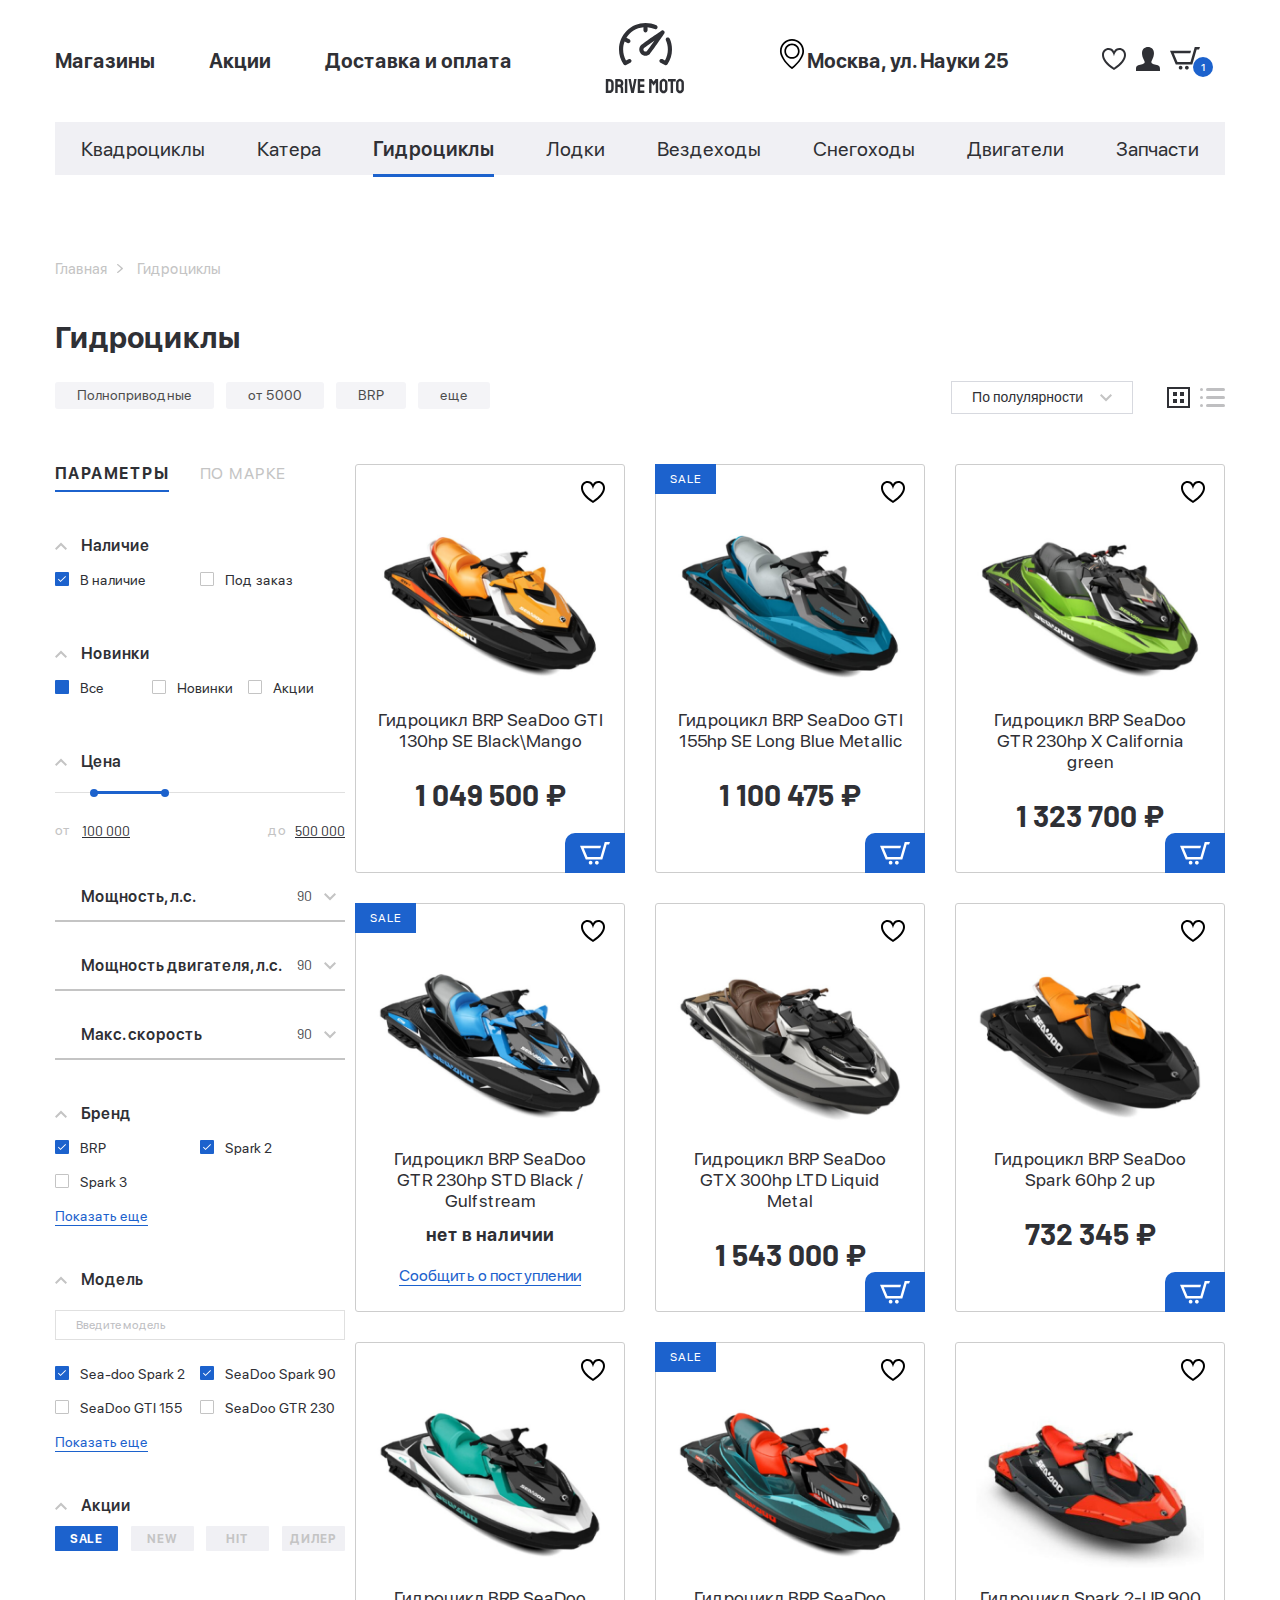
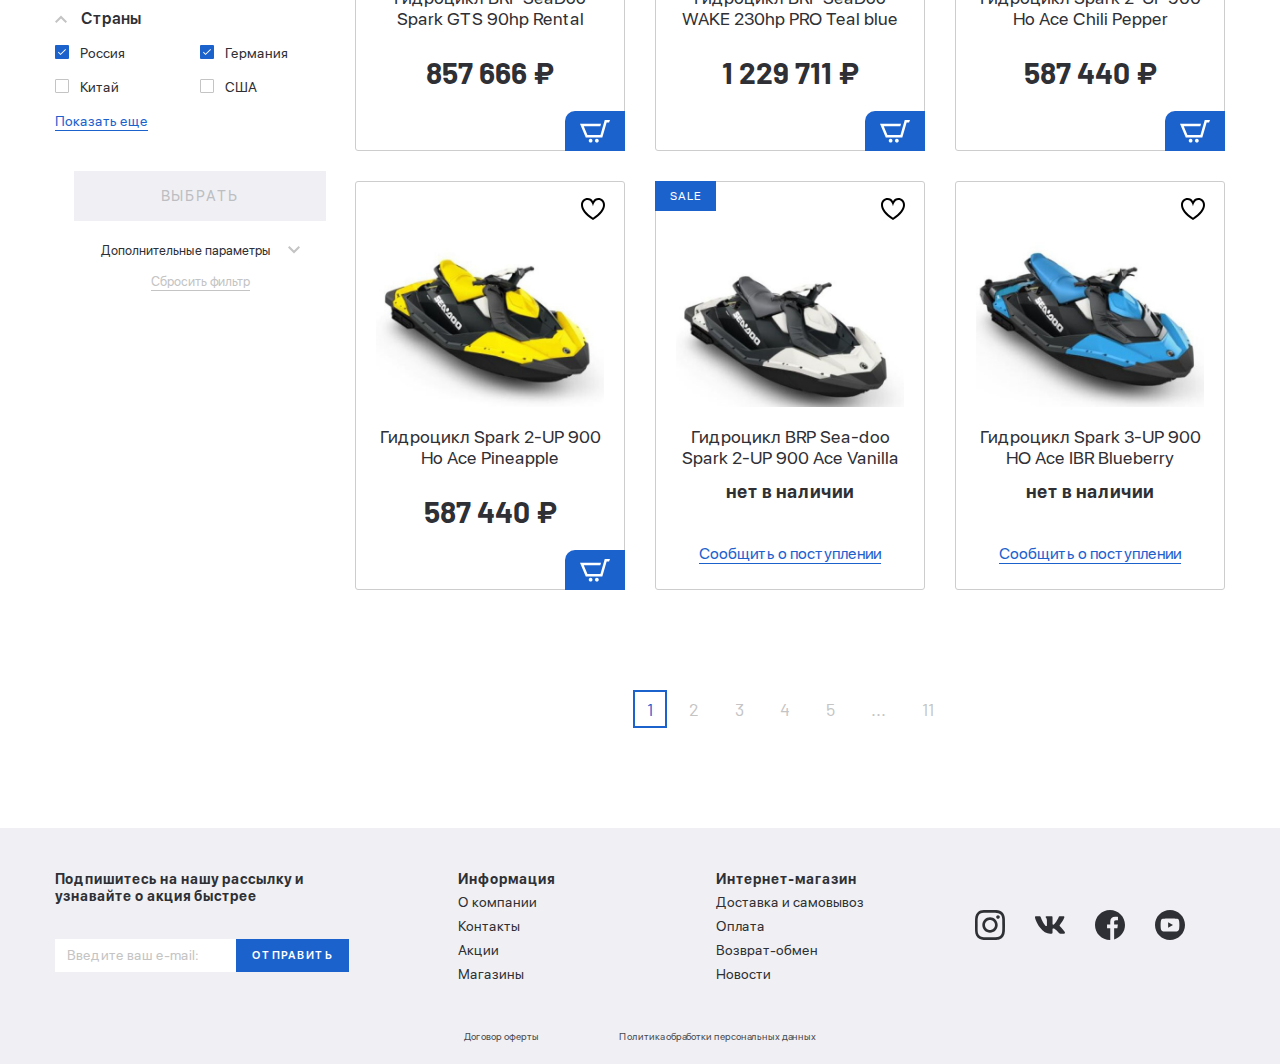
<file: catalog.html>
<!DOCTYPE html>
<html lang="ru">
<head>
   <meta charset="UTF-8">
   <meta name="viewport" content="width=device-width, initial-scale=1.0">
   <meta http-equiv="X-UA-Compatible" content="ie=edge">

   <title>Drive Moto</title>

   <!-- css -->
   <link rel="stylesheet" href="css/normalize.css">
   <link rel="stylesheet" href="css/fonts.css">
   <link rel="stylesheet" href="css/slick.css">
   <link rel="stylesheet" href="css/ionRangeSlider.min.css">
   <link rel="stylesheet" href="css/formstyler-2.0.1.css">
   <link rel="stylesheet" href="css/formstyler.theme-2.0.1.css">
   <link rel="stylesheet" href="css/rateyo-2.3.2.min.css">
   <link rel="stylesheet" href="css/style.css">
   <link rel="stylesheet" href="css/media.css">
</head>
<body>

   <!-- HEADER -->

   <header class="header">

      <!-- header top -->

      <div class="header__top">
         <div class="container">
            <div class="header__top-inner">

               <!-- menu -->

               <nav class="menu">
                  <ul class="menu__list">
                     <li class="menu__item">
                        <a class="menu__link" href="#">
                           Магазины
                        </a>
                     </li>
                     <li class="menu__item">
                        <a class="menu__link" href="#">
                           Акции
                        </a>
                     </li>
                     <li class="menu__item">
                        <a class="menu__link" href="#">
                           Доставка и оплата
                        </a>
                     </li>
                  </ul>
               </nav>

               <!-- logo -->

               <a class="logo" href="#">
                  <img class="logo__img" src="images/logo.svg" alt="Логотип">
               </a>

               <!-- header box -->

               <div class="header__box">

                  <!-- header address -->

                  <p class="header__address">
                     Москва,  ул. Науки  25
                  </p>

                  <!-- user list -->

                  <ul class="user-list">
                     <li class="user-list__item">
                        <a class="user-list__link" href="#">
                           <img src="images/heart.svg" alt="Избранное">
                        </a>
                     </li>
                     <li class="user-list__item">
                        <a class="user-list__link" href="#">
                           <img src="images/user.svg" alt="Пользователь">
                        </a>
                     </li>
                     <li class="user-list__item">
                        <a class="user-list__link basket" href="#">
                           <img src="images/basket.svg" alt="Корзина">
                           <p class="basket__num">1</p>
                        </a>
                     </li>
                  </ul>
               </div>
            </div>
         </div>
      </div>

      <!-- header bottom -->

      <div class="header__bottom">
         <div class="container">
            
            <!-- menu categories -->

            <ul class="menu-categories">
               <li class="menu-categories__item">
                  <a class="menu-categories__link" href="#">
                     Квадроциклы
                  </a>
               </li>
               <li class="menu-categories__item">
                  <a class="menu-categories__link" href="#">
                     Катера
                  </a>
               </li>
               <li class="menu-categories__item">
                  <a class="menu-categories__link menu-categories__link--active" href="#">
                     Гидроциклы
                  </a>
               </li>
               <li class="menu-categories__item">
                  <a class="menu-categories__link" href="#">
                     Лодки
                  </a>
               </li>
               <li class="menu-categories__item">
                  <a class="menu-categories__link" href="#">
                     Вездеходы
                  </a>
               </li>
               <li class="menu-categories__item">
                  <a class="menu-categories__link" href="#">
                     Снегоходы
                  </a>
               </li>
               <li class="menu-categories__item">
                  <a class="menu-categories__link" href="#">
                     Двигатели
                  </a>
               </li>
               <li class="menu-categories__item">
                  <a class="menu-categories__link" href="#">
                     Запчасти
                  </a>
               </li>
            </ul>
         </div>
      </div>
   </header>
   
   <!-- BREADCRUMBS -->
   
   <div class="breadcrumbs">
      <div class="container">
         <ul class="breadcrumbs__list">
            <li class="breadcrumbs__list-item">
               <a href="#">
                  Главная
               </a>
            </li>
            <li class="breadcrumbs__list-item">
               <span class="breadcrumbs__link">
                  Гидроциклы
               </span>
            </li>
         </ul>
      </div>
   </div>

   <!-- CATALOG -->

   <section class="catalog">
      <div class="container">

         <!-- catalog title -->

         <h2 class="catalog__title">
            Гидроциклы
         </h2>

         <!-- catalog filter -->
         
         <div class="catalog__filter">

            <!-- catalog filter items -->

            <div class="catalog__filter-items">
               <button>
                  Полноприводные
               </button>
               <button>
                  от 5000
               </button>
               <button>
                  BRP
               </button>
               <button>
                  еще
               </button>
            </div>

            <!-- catalog filter btn -->

            <div class="catalog__filter-btn">

               <!-- select -->

               <select class="filter-style select-item">
                  <option>По полулярности</option>
                  <option>По полулярности</option>
                  <option>По полулярности</option>
               </select>

               <!-- catalog filter btn grid -->

               <button class="catalog__filter-button catalog__filter-button--active catalog__filter-btngrid">
                  <svg width="23" height="21" viewBox="0 0 23 21" fill="none" xmlns="http://www.w3.org/2000/svg">
                     <rect x="1" y="1" width="21" height="19" stroke="#2F3035" stroke-width="2"/>
                     <rect x="7" y="6" width="2" height="2" fill="#2F3035" stroke="#2F3035" stroke-width="2"/>
                     <rect x="7" y="13" width="2" height="2" fill="#2F3035" stroke="#2F3035" stroke-width="2"/>
                     <rect x="14" y="6" width="2" height="2" fill="#2F3035" stroke="#2F3035" stroke-width="2"/>
                     <rect x="14" y="13" width="2" height="2" fill="#2F3035" stroke="#2F3035" stroke-width="2"/>
                  </svg>
               </button>

               <!-- catalog filter btn line -->

               <button class="catalog__filter-button catalog__filter-btnline">
                  <svg width="25" height="19" viewBox="0 0 25 19" fill="none" xmlns="http://www.w3.org/2000/svg">
                     <g>
                        <rect x="6" width="19" height="3" rx="1.5" fill="#2F3035"/>
                        <rect x="6" y="8" width="19" height="3" rx="1.5" fill="#2F3035"/>
                        <rect x="6" y="16" width="19" height="3" rx="1.5" fill="#2F3035"/>
                        <rect width="3" height="3" rx="1.5" fill="#2F3035"/>
                        <rect y="8" width="3" height="3" rx="1.5" fill="#2F3035"/>
                        <rect y="16" width="3" height="3" rx="1.5" fill="#2F3035"/>
                     </g>
                  </svg>
               </button>
            </div>
         </div>

         <!-- catalog inner -->

         <div class="catalog__inner">

            <!-- catalog inner aside -->

            <aside class="catalog__inner-aside aside-filter">
               <div class="tabs-wrapper">
                  
                  <!-- tabs -->

                  <div class="tabs aside-filter__tabs">
                     <a class="tab aside-filter__tab tab--active" href="#filter-1">
                        <span>
                           Параметры
                        </span>
                     </a>
                     <a class="tab aside-filter__tab" href="#filter-2">
                        <span>
                           По марке
                        </span>
                     </a>
                  </div>

                  <!-- tabs container -->

                  <div class="tabs-container">

                     <!-- tabs content 1 -->

                     <div class="tabs-content aside-filter__tabs-content tabs-content--active" id="filter-1">
                        <form class="aside-filter__form">
                           <ul class="aside-filter__list">

                              <!-- aside filter item drop (availability) -->

                              <li class="aside-filter__item-drop">
                                 <p class="aside-filter__item-title filter__item-drop filter__item-drop--active">
                                    Наличие
                                 </p>
                                 <div class="aside-filter__content">
                                    <div class="aside-filter__content-box">
                                       <label class="aside-filter__content-label">
                                          <input class="filter-style" type="checkbox" checked>
                                          В наличие
                                       </label>
                                    </div>
                                    <div class="aside-filter__content-box">
                                       <label class="aside-filter__content-label">
                                          <input class="filter-style" type="checkbox">
                                          Под заказ
                                       </label>
                                    </div>
                                 </div>
                              </li>

                              <!-- aside filter item drop (novelties) -->

                              <li class="aside-filter__item-drop">
                                 <p class="aside-filter__item-title filter__item-drop filter__item-drop--active">
                                    Новинки
                                 </p>
                                 <div class="aside-filter__content aside-filter__content-radio">
                                    <div class="aside-filter__content-box">
                                       <label class="aside-filter__content-label">
                                          <input class="filter-style" type="radio" name="radio" checked>
                                          Все
                                       </label>
                                    </div>
                                    <div class="aside-filter__content-box">
                                       <label class="aside-filter__content-label">
                                          <input class="filter-style" type="radio" name="radio">
                                          Новинки
                                       </label>
                                    </div>
                                    <div class="aside-filter__content-box">
                                       <label class="aside-filter__content-label">
                                          <input class="filter-style" type="radio" name="radio">
                                          Акции
                                       </label>
                                    </div>
                                 </div>
                              </li>

                              <!-- aside filter item drop (price) -->

                              <li class="aside-filter__item-drop">
                                 <p class="aside-filter__item-title filter__item-drop filter__item-drop--active">
                                    Цена
                                 </p>
                                 <div class="aside-filter__content">
                                    <input type="text" class="js-range-slider" name="my_range" data-type="double" data-min="100000" data-max="500000" data-from="150000" data-to="250000">
                                 </div>
                              </li>

                              <!-- aside filter item list (power, speed) -->

                              <li class="aside-filter__item-list">

                                 <!-- filter item list 1 -->

                                 <div class="filter__item-list">
                                    <p class="filter__item-list-title">
                                       Мощность, л.с.
                                    </p>
                                    <select class="filter-style filter__item-list-select">
                                       <option>90</option>
                                       <option>130</option>
                                       <option>154</option>
                                       <option>230</option>
                                       <option>300</option>
                                    </select>
                                 </div>

                                 <!-- filter item list 2 -->

                                 <div class="filter__item-list">
                                    <p class="filter__item-list-title">
                                       Мощность двигателя, л.с.
                                    </p>
                                    <select class="filter-style filter__item-list-select">
                                       <option>90</option>
                                       <option>130</option>
                                       <option>154</option>
                                       <option>230</option>
                                       <option>300</option>
                                    </select>
                                 </div>

                                 <!-- filter item list 3 -->

                                 <div class="filter__item-list">
                                    <p class="filter__item-list-title">
                                       Макс. скорость
                                    </p>
                                    <select class="filter-style filter__item-list-select">
                                       <option>90</option>
                                       <option>130</option>
                                       <option>154</option>
                                       <option>230</option>
                                       <option>300</option>
                                    </select>
                                 </div>
                              </li>

                              <!-- aside filter item drop (brand) -->

                              <li class="aside-filter__item-drop">
                                 <p class="aside-filter__item-title filter__item-drop filter__item-drop--active">
                                    Бренд
                                 </p>
                                 <div class="aside-filter__content">
                                    <div class="aside-filter__content-box">
                                       <label class="aside-filter__content-label">
                                          <input class="filter-style" type="checkbox" checked>
                                          BRP
                                       </label>
                                    </div>
                                    <div class="aside-filter__content-box">
                                       <label class="aside-filter__content-label">
                                          <input class="filter-style" type="checkbox" checked>
                                          Spark 2
                                       </label>
                                    </div>
                                    <div class="aside-filter__content-box">
                                       <label class="aside-filter__content-label">
                                          <input class="filter-style" type="checkbox">
                                          Spark 3
                                       </label>
                                    </div>
                                    <div class="filter-more">
                                       <button class="filter-more__btn">
                                          Показать еще
                                       </button>
                                    </div>
                                 </div>
                              </li>

                              <!-- aside filter item drop (model) -->

                              <li class="aside-filter__item-drop">
                                 <p class="aside-filter__item-title filter__item-drop filter__item-drop--active">
                                    Модель
                                 </p>
                                 <div class="aside-filter__content">
                                    <input class="filter-search" type="text" placeholder="Введите модель">
                                    <div class="aside-filter__content-box">
                                       <label class="aside-filter__content-label">
                                          <input class="filter-style" type="checkbox" checked>
                                          Sea-doo Spark 2
                                       </label>
                                    </div>
                                    <div class="aside-filter__content-box">
                                       <label class="aside-filter__content-label">
                                          <input class="filter-style" type="checkbox" checked>
                                          SeaDoo Spark 90 
                                       </label>
                                    </div>
                                    <div class="aside-filter__content-box">
                                       <label class="aside-filter__content-label">
                                          <input class="filter-style" type="checkbox">
                                          SeaDoo GTI 155
                                       </label>
                                    </div>
                                    <div class="aside-filter__content-box">
                                       <label class="aside-filter__content-label">
                                          <input class="filter-style" type="checkbox">
                                          SeaDoo GTR 230
                                       </label>
                                    </div>
                                    <div class="filter-more">
                                       <button class="filter-more__btn">
                                          Показать еще
                                       </button>
                                    </div>
                                 </div>
                              </li>

                              <!-- aside filter item drop (stock) -->

                              <li class="aside-filter__item-drop btn-checked">
                                 <p class="aside-filter__item-title filter__item-drop filter__item-drop--active">
                                    Акции
                                 </p>
                                 <div class="aside-filter__content">
                                    <div class="aside-filter__content-box">
                                       <label class="aside-filter__content-label">
                                          <input class="filter-style" type="checkbox" checked>
                                          <span class="btn-checked__text">
                                             Sale
                                          </span>
                                       </label>
                                    </div>
                                    <div class="aside-filter__content-box">
                                       <label class="aside-filter__content-label">
                                          <input class="filter-style" type="checkbox">
                                          <span class="btn-checked__text">
                                             New
                                          </span>
                                       </label>
                                    </div>
                                    <div class="aside-filter__content-box">
                                       <label class="aside-filter__content-label">
                                          <input class="filter-style" type="checkbox">
                                          <span class="btn-checked__text">
                                             Hit
                                          </span>
                                       </label>
                                    </div>
                                    <div class="aside-filter__content-box">
                                       <label class="aside-filter__content-label">
                                          <input class="filter-style" type="checkbox">
                                          <span class="btn-checked__text">
                                             Дилер
                                          </span>
                                       </label>
                                    </div>
                                 </div>
                              </li>

                              <!-- aside filter item drop (countries) -->

                              <li class="aside-filter__item-drop">
                                 <p class="aside-filter__item-title filter__item-drop filter__item-drop--active">
                                    Страны
                                 </p>
                                 <div class="aside-filter__content">
                                    <div class="aside-filter__content-box">
                                       <label class="aside-filter__content-label">
                                          <input class="filter-style" type="checkbox" checked>
                                          Россия
                                       </label>
                                    </div>
                                    <div class="aside-filter__content-box">
                                       <label class="aside-filter__content-label">
                                          <input class="filter-style" type="checkbox" checked>
                                          Германия
                                       </label>
                                    </div>
                                    <div class="aside-filter__content-box">
                                       <label class="aside-filter__content-label">
                                          <input class="filter-style" type="checkbox">
                                          Китай
                                       </label>
                                    </div>
                                    <div class="aside-filter__content-box">
                                       <label class="aside-filter__content-label">
                                          <input class="filter-style" type="checkbox">
                                          CША
                                       </label>
                                    </div>
                                    <div class="filter-more">
                                       <button class="filter-more__btn">
                                          Показать еще
                                       </button>
                                    </div>
                                 </div>
                              </li>

                              <!-- aside-filter__item-drop (buttons) -->

                              <li class="aside-filter__item-drop aside-filter__item-btn">
                                 <button class="filter-btn__send" type="submit">
                                    Выбрать
                                 </button>
                                 <p class="filter__item-drop filter__extra">
                                    Дополнительные параметры
                                 </p>
                                 <div class="aside-filter__content filter__extra-content">
                                    more
                                 </div>
                                 <button class="filter-btn__reset">
                                    Сбросить фильтр
                                 </button>
                              </li>
                           </ul>
                        </form>
                     </div>

                     <!-- tabs content 2 -->

                     <div class="tabs-content aside-filter__tabs-content" id="filter-2">
                        По марке
                     </div>
                  </div>
               </div>
            </aside>

            <!-- catalog inner list -->

            <div class="catalog__inner-list">

               <!-- product item wrapper 1 -->

               <div class="product-item__wrapper">
                  <button class="product-item__favorite"></button>
                  <button class="product-item__basket">
                     <img src="images/basket-white.svg" alt="Добавить товар в корзину">
                  </button>
                  <a class="product-item__notify-link" href="#">
                     Сообщить о поступлении
                  </a>
                  <a class="product-item" href="#">
                     <p class="product-item__hover-text">
                        посмотреть товар
                     </p>
                     <img class="product-item__img" src="images/content/gidrotsikl-1.png" alt="Фото товара">
                     <h4 class="product-item__title">
                        Гидроцикл BRP SeaDoo GTI 130hp SE Black\Mango
                     </h4>
                     <p class="price product-item__price">
                        1 049 500 ₽
                     </p>
                     <p class="product-item__notify-text">
                        нет в наличии
                     </p>
                  </a>
               </div>

               <!-- product item wrapper 2 -->

               <div class="product-item__wrapper">
                  <button class="product-item__favorite"></button>
                  <button class="product-item__basket">
                     <img src="images/basket-white.svg" alt="Добавить товар в корзину">
                  </button>
                  <a class="product-item__notify-link" href="#">
                     Сообщить о поступлении
                  </a>
                  <a class="product-item product-item--sale" href="#">
                     <p class="product-item__hover-text">
                        посмотреть товар
                     </p>
                     <img class="product-item__img" src="images/content/gidrotsikl-2.png" alt="Фото товара">
                     <h4 class="product-item__title">
                        Гидроцикл BRP SeaDoo GTI 155hp SE Long Blue Metallic
                     </h4>
                     <p class="price product-item__price">
                        1 100 475 ₽
                     </p>
                     <p class="product-item__notify-text">
                        нет в наличии
                     </p>
                  </a>
               </div>

               <!-- product item wrapper 3 -->

               <div class="product-item__wrapper">
                  <button class="product-item__favorite"></button>
                  <button class="product-item__basket">
                     <img src="images/basket-white.svg" alt="Добавить товар в корзину">
                  </button>
                  <a class="product-item__notify-link" href="#">
                     Сообщить о поступлении
                  </a>
                  <a class="product-item" href="#">
                     <p class="product-item__hover-text">
                        посмотреть товар
                     </p>
                     <img class="product-item__img" src="images/content/gidrotsikl-3.png" alt="Фото товара">
                     <h4 class="product-item__title">
                        Гидроцикл BRP SeaDoo GTR 230hp X California green
                     </h4>
                     <p class="price product-item__price">
                        1 323 700 ₽
                     </p>
                     <p class="product-item__notify-text">
                        нет в наличии
                     </p>
                  </a>
               </div>

               <!-- product item wrapper 4 -->

               <div class="product-item__wrapper product-item__not-available">
                  <button class="product-item__favorite"></button>
                  <button class="product-item__basket">
                     <img src="images/basket-white.svg" alt="Добавить товар в корзину">
                  </button>
                  <a class="product-item__notify-link" href="#">
                     Сообщить о поступлении
                  </a>
                  <a class="product-item product-item--sale" href="#">
                     <p class="product-item__hover-text">
                        посмотреть товар
                     </p>
                     <img class="product-item__img" src="images/content/gidrotsikl-4.png" alt="Фото товара">
                     <h4 class="product-item__title">
                        Гидроцикл BRP SeaDoo GTR 230hp STD Black / Gulfstream
                     </h4>
                     <p class="price product-item__price">
                        1 049 500 ₽
                     </p>
                     <p class="product-item__notify-text">
                        нет в наличии
                     </p>
                  </a>
               </div>

               <!-- product item wrapper 5 -->

               <div class="product-item__wrapper">
                  <button class="product-item__favorite"></button>
                  <button class="product-item__basket">
                     <img src="images/basket-white.svg" alt="Добавить товар в корзину">
                  </button>
                  <a class="product-item__notify-link" href="#">
                     Сообщить о поступлении
                  </a>
                  <a class="product-item" href="#">
                     <p class="product-item__hover-text">
                        посмотреть товар
                     </p>
                     <img class="product-item__img" src="images/content/gidrotsikl-5.png" alt="Фото товара">
                     <h4 class="product-item__title">
                        Гидроцикл BRP SeaDoo GTX 300hp LTD Liquid Metal
                     </h4>
                     <p class="price product-item__price">
                        1 543 000 ₽
                     </p>
                     <p class="product-item__notify-text">
                        нет в наличии
                     </p>
                  </a>
               </div>

               <!-- product item wrapper 6 -->

               <div class="product-item__wrapper">
                  <button class="product-item__favorite"></button>
                  <button class="product-item__basket">
                     <img src="images/basket-white.svg" alt="Добавить товар в корзину">
                  </button>
                  <a class="product-item__notify-link" href="#">
                     Сообщить о поступлении
                  </a>
                  <a class="product-item" href="#">
                     <p class="product-item__hover-text">
                        посмотреть товар
                     </p>
                     <img class="product-item__img" src="images/content/gidrotsikl-6.png" alt="Фото товара">
                     <h4 class="product-item__title">
                        Гидроцикл BRP SeaDoo Spark 60hp 2 up
                     </h4>
                     <p class="price product-item__price">
                        732 345 ₽
                     </p>
                     <p class="product-item__notify-text">
                        нет в наличии
                     </p>
                  </a>
               </div>

               <!-- product item wrapper 7 -->

               <div class="product-item__wrapper">
                  <button class="product-item__favorite"></button>
                  <button class="product-item__basket">
                     <img src="images/basket-white.svg" alt="Добавить товар в корзину">
                  </button>
                  <a class="product-item__notify-link" href="#">
                     Сообщить о поступлении
                  </a>
                  <a class="product-item" href="#">
                     <p class="product-item__hover-text">
                        посмотреть товар
                     </p>
                     <img class="product-item__img" src="images/content/gidrotsikl-7.png" alt="Фото товара">
                     <h4 class="product-item__title">
                        Гидроцикл BRP SeaDoo Spark GTS 90hp Rental
                     </h4>
                     <p class="price product-item__price">
                        857 666 ₽
                     </p>
                     <p class="product-item__notify-text">
                        нет в наличии
                     </p>
                  </a>
               </div>

               <!-- product item wrapper 8 -->

               <div class="product-item__wrapper">
                  <button class="product-item__favorite"></button>
                  <button class="product-item__basket">
                     <img src="images/basket-white.svg" alt="Добавить товар в корзину">
                  </button>
                  <a class="product-item__notify-link" href="#">
                     Сообщить о поступлении
                  </a>
                  <a class="product-item product-item--sale" href="#">
                     <p class="product-item__hover-text">
                        посмотреть товар
                     </p>
                     <img class="product-item__img" src="images/content/gidrotsikl-8.png" alt="Фото товара">
                     <h4 class="product-item__title">
                        Гидроцикл BRP SeaDoo WAKE 230hp PRO Teal blue
                     </h4>
                     <p class="price product-item__price">
                        1 229 711 ₽
                     </p>
                     <p class="product-item__notify-text">
                        нет в наличии
                     </p>
                  </a>
               </div>

               <!-- product item wrapper 9 -->

               <div class="product-item__wrapper">
                  <button class="product-item__favorite"></button>
                  <button class="product-item__basket">
                     <img src="images/basket-white.svg" alt="Добавить товар в корзину">
                  </button>
                  <a class="product-item__notify-link" href="#">
                     Сообщить о поступлении
                  </a>
                  <a class="product-item" href="#">
                     <p class="product-item__hover-text">
                        посмотреть товар
                     </p>
                     <img class="product-item__img" src="images/content/gidrotsikl-9.png" alt="Фото товара">
                     <h4 class="product-item__title">
                        Гидроцикл Spark 2-UP 900 Ho Ace Chili Pepper
                     </h4>
                     <p class="price product-item__price">
                        587 440 ₽
                     </p>
                     <p class="product-item__notify-text">
                        нет в наличии
                     </p>
                  </a>
               </div>

               <!-- product item wrapper 10 -->

               <div class="product-item__wrapper">
                  <button class="product-item__favorite"></button>
                  <button class="product-item__basket">
                     <img src="images/basket-white.svg" alt="Добавить товар в корзину">
                  </button>
                  <a class="product-item__notify-link" href="#">
                     Сообщить о поступлении
                  </a>
                  <a class="product-item" href="#">
                     <p class="product-item__hover-text">
                        посмотреть товар
                     </p>
                     <img class="product-item__img" src="images/content/gidrotsikl-10.png" alt="Фото товара">
                     <h4 class="product-item__title">
                        Гидроцикл Spark 2-UP 900 Ho Ace Pineapple
                     </h4>
                     <p class="price product-item__price">
                        587 440 ₽
                     </p>
                     <p class="product-item__notify-text">
                        нет в наличии
                     </p>
                  </a>
               </div>

               <!-- product item wrapper 11 -->

               <div class="product-item__wrapper product-item__not-available">
                  <button class="product-item__favorite"></button>
                  <button class="product-item__basket">
                     <img src="images/basket-white.svg" alt="Добавить товар в корзину">
                  </button>
                  <a class="product-item__notify-link" href="#">
                     Сообщить о поступлении
                  </a>
                  <a class="product-item product-item--sale" href="#">
                     <p class="product-item__hover-text">
                        посмотреть товар
                     </p>
                     <img class="product-item__img" src="images/content/gidrotsikl-11.png" alt="Фото товара">
                     <h4 class="product-item__title">
                        Гидроцикл BRP Sea-doo Spark 2-UP 900 Ace Vanilla
                     </h4>
                     <p class="price product-item__price">
                        1 049 500 ₽
                     </p>
                     <p class="product-item__notify-text">
                        нет в наличии
                     </p>
                  </a>
               </div>

               <!-- product item wrapper 12 -->

               <div class="product-item__wrapper product-item__not-available">
                  <button class="product-item__favorite"></button>
                  <button class="product-item__basket">
                     <img src="images/basket-white.svg" alt="Добавить товар в корзину">
                  </button>
                  <a class="product-item__notify-link" href="#">
                     Сообщить о поступлении
                  </a>
                  <a class="product-item" href="#">
                     <p class="product-item__hover-text">
                        посмотреть товар
                     </p>
                     <img class="product-item__img" src="images/content/gidrotsikl-12.png" alt="Фото товара">
                     <h4 class="product-item__title">
                        Гидроцикл Spark 3-UP 900 HO Ace IBR Blueberry
                     </h4>
                     <p class="price product-item__price">
                        1 049 500 ₽
                     </p>
                     <p class="product-item__notify-text">
                        нет в наличии
                     </p>
                  </a>
               </div>

               <!-- pagination -->

               <div class="pagination">
                  <ul class="pagination-list">
                     <li class="pagination-list__item active">
                        <a href="#">
                           1
                        </a>
                     </li>
                     <li class="pagination-list__item">
                        <a href="#">
                           2
                        </a>
                     </li>
                     <li class="pagination-list__item">
                        <a href="#">
                           3
                        </a>
                     </li>
                     <li class="pagination-list__item">
                        <a href="#">
                           4
                        </a>
                     </li>
                     <li class="pagination-list__item">
                        <a href="#">
                           5
                        </a>
                     </li>
                     <li class="pagination-list__item pagination-list__item--dots">
                        <span>
                           ...
                        </span>
                     </li>
                     <li class="pagination-list__item">
                        <a href="#">
                           11
                        </a>
                     </li>
                  </ul>
               </div>
            </div>
         </div>
      </div>
   </section>

   <!-- FOOTER -->

   <footer class="footer">
      <div class="container">
   
         <!-- footer top -->
   
         <div class="footer__top">
            <div class="footer__top-inner">

               <!-- footer top item 1 -->

               <div class="footer__top-item footer__top-newslatter">
                  <h6 class="footer__top-title">
                     Подпишитесь на нашу рассылку и узнавайте о акция быстрее
                  </h6>
                  <form class="footer-form" action="#">
                     <input class="footer-form__input" type="email" placeholder="Введите ваш e-mail:">
                     <button class="footer-form__btn" type="submit">
                        Отправить
                     </button>
                  </form>
               </div>

               <!-- footer top item 2 -->

               <div class="footer__top-item">
                  <h6 class="footer__top-title">
                     Информация
                  </h6>
                  <ul class="footer-list">
                     <li class="footer-list__item">
                        <a href="#">
                           О компании
                        </a>
                     </li>
                     <li class="footer-list__item">
                        <a href="#">
                           Контакты
                        </a>
                     </li>
                     <li class="footer-list__item">
                        <a href="#">
                           Акции
                        </a>
                     </li>
                     <li class="footer-list__item">
                        <a href="#">
                           Магазины
                        </a>
                     </li>
                  </ul>
               </div>

               <!-- footer top item 3 -->

               <div class="footer__top-item">
                  <h6 class="footer__top-title">
                     Интернет-магазин
                  </h6>
                  <ul class="footer-list">
                     <li class="footer-list__item">
                        <a href="#">
                           Доставка и самовывоз
                        </a>
                     </li>
                     <li class="footer-list__item">
                        <a href="#">
                           Оплата
                        </a>
                     </li>
                     <li class="footer-list__item">
                        <a href="#">
                           Возврат-обмен
                        </a>
                     </li>
                     <li class="footer-list__item">
                        <a href="#">
                           Новости
                        </a>
                     </li>
                  </ul>
               </div>

               <!-- footer top item 4 -->

               <div class="footer__top-item footer__top-social">
                  <ul class="social-list">
                     <li class="social-list__item">
                        <a href="#">
                           <img src="images/instagram.svg" alt="Instagram">
                        </a>
                     </li>
                     <li class="social-list__item">
                        <a href="#">
                           <img src="images/vk.svg" alt="Vk">
                        </a>
                     </li>
                     <li class="social-list__item">
                        <a href="#">
                           <img src="images/facebook.svg" alt="Facebook">
                        </a>
                     </li>
                     <li class="social-list__item">
                        <a href="#">
                           <img src="images/youtube.svg" alt="Youtube">
                        </a>
                     </li>
                  </ul>
               </div>
            </div>
         </div>
   
         <!-- footer bottom -->
   
         <div class="footer__bottom">
            <a class="footer__bottom-link" href="#">
               Договор оферты
            </a>
            <a class="footer__bottom-link" href="#">
               Политика обработки персональных данных
            </a>
         </div>
      </div>
   </footer>

   <!-- js -->
   <script src="js/jquery.min.js"></script>
   <script src="js/slick.min.js"></script>
   <script src="js/ionRangeSlider.min.js"></script>
   <script src="js/formstyler-2.0.1.min.js"></script>
   <script src="js/rateyo-2.3.2.min.js"></script>
   <script src="js/main.js"></script>

</body>
</html>
</file>
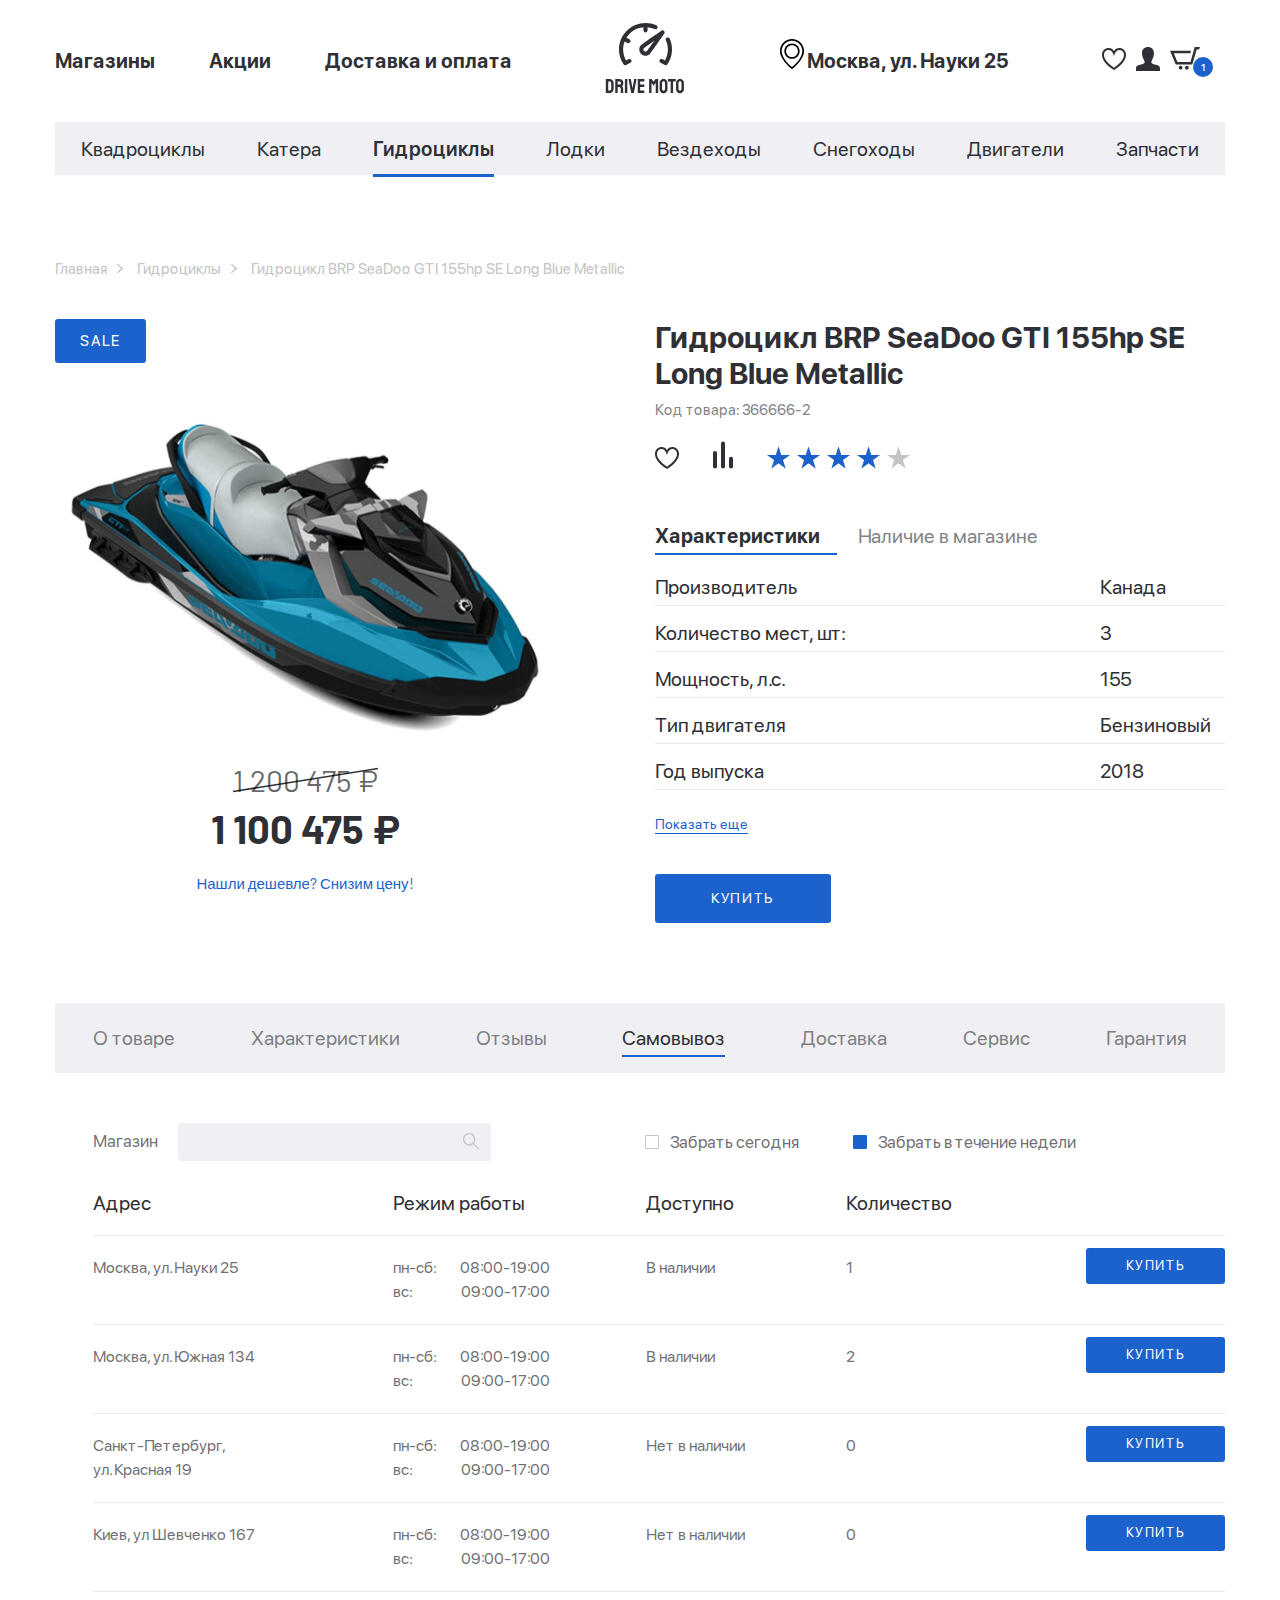
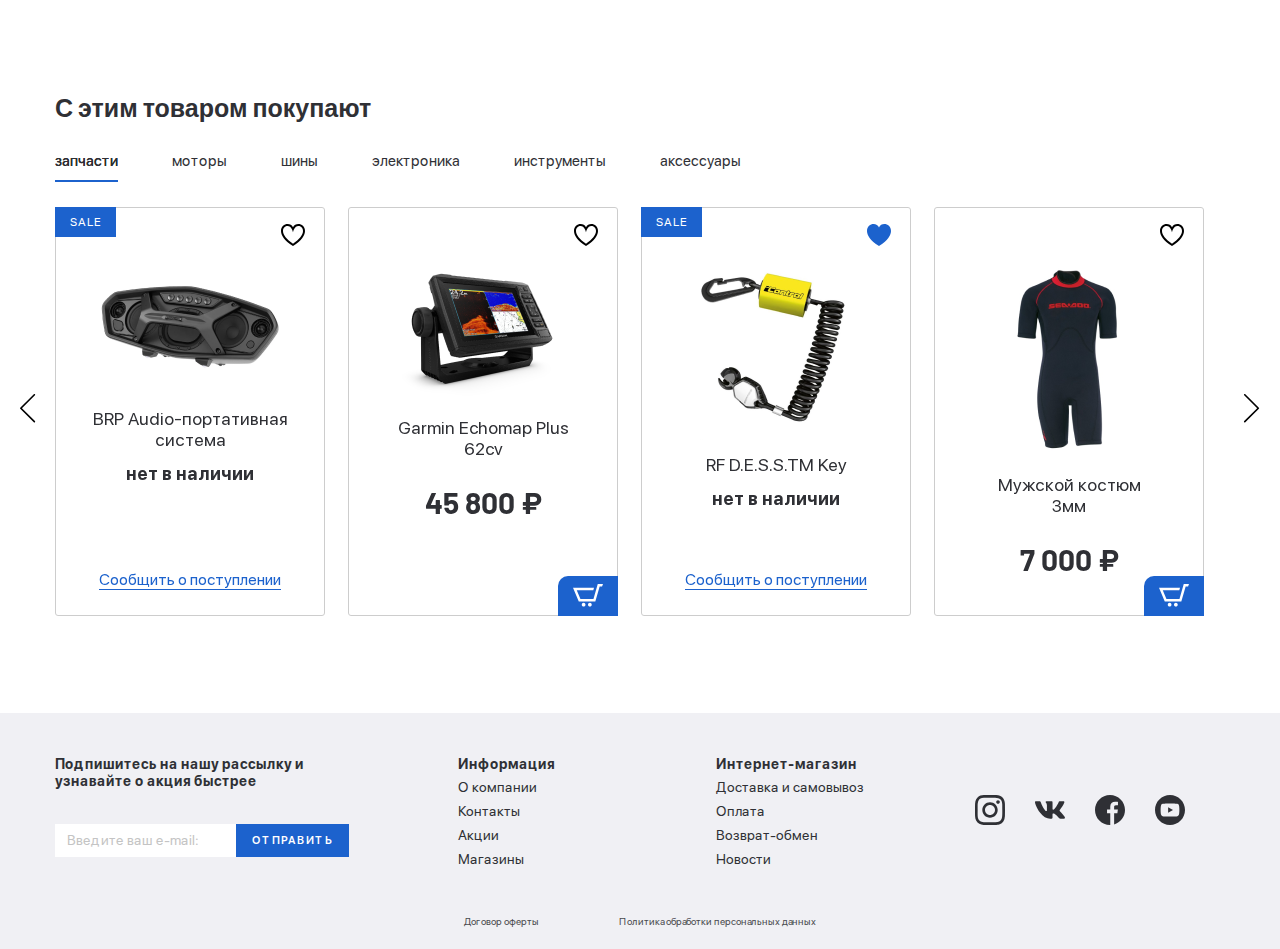
<file: product-page.html>
<!DOCTYPE html>
<html lang="ru">
<head>
   <meta charset="UTF-8">
   <meta name="viewport" content="width=device-width, initial-scale=1.0">
   <meta http-equiv="X-UA-Compatible" content="ie=edge">

   <title>Drive Moto</title>

   <!-- css -->
   <link rel="stylesheet" href="css/normalize.css">
   <link rel="stylesheet" href="css/fonts.css">
   <link rel="stylesheet" href="css/slick.css">
   <link rel="stylesheet" href="css/ionRangeSlider.min.css">
   <link rel="stylesheet" href="css/formstyler-2.0.1.css">
   <link rel="stylesheet" href="css/formstyler.theme-2.0.1.css">
   <link rel="stylesheet" href="css/rateyo-2.3.2.min.css">
   <link rel="stylesheet" href="css/style.css">
   <link rel="stylesheet" href="css/media.css">
</head>
<body>

   <!-- HEADER -->

   <header class="header">

      <!-- header top -->

      <div class="header__top">
         <div class="container">
            <div class="header__top-inner">

               <!-- menu -->

               <nav class="menu">
                  <ul class="menu__list">
                     <li class="menu__item">
                        <a class="menu__link" href="#">
                           Магазины
                        </a>
                     </li>
                     <li class="menu__item">
                        <a class="menu__link" href="#">
                           Акции
                        </a>
                     </li>
                     <li class="menu__item">
                        <a class="menu__link" href="#">
                           Доставка и оплата
                        </a>
                     </li>
                  </ul>
               </nav>

               <!-- logo -->

               <a class="logo" href="#">
                  <img class="logo__img" src="images/logo.svg" alt="Логотип">
               </a>

               <!-- header box -->

               <div class="header__box">

                  <!-- header address -->

                  <p class="header__address">
                     Москва,  ул. Науки  25
                  </p>

                  <!-- user list -->

                  <ul class="user-list">
                     <li class="user-list__item">
                        <a class="user-list__link" href="#">
                           <img src="images/heart.svg" alt="Избранное">
                        </a>
                     </li>
                     <li class="user-list__item">
                        <a class="user-list__link" href="#">
                           <img src="images/user.svg" alt="Пользователь">
                        </a>
                     </li>
                     <li class="user-list__item">
                        <a class="user-list__link basket" href="#">
                           <img src="images/basket.svg" alt="Корзина">
                           <p class="basket__num">1</p>
                        </a>
                     </li>
                  </ul>
               </div>
            </div>
         </div>
      </div>

      <!-- header bottom -->

      <div class="header__bottom">
         <div class="container">
            
            <!-- menu categories -->

            <ul class="menu-categories">
               <li class="menu-categories__item">
                  <a class="menu-categories__link" href="#">
                     Квадроциклы
                  </a>
               </li>
               <li class="menu-categories__item">
                  <a class="menu-categories__link" href="#">
                     Катера
                  </a>
               </li>
               <li class="menu-categories__item">
                  <a class="menu-categories__link menu-categories__link--active" href="#">
                     Гидроциклы
                  </a>
               </li>
               <li class="menu-categories__item">
                  <a class="menu-categories__link" href="#">
                     Лодки
                  </a>
               </li>
               <li class="menu-categories__item">
                  <a class="menu-categories__link" href="#">
                     Вездеходы
                  </a>
               </li>
               <li class="menu-categories__item">
                  <a class="menu-categories__link" href="#">
                     Снегоходы
                  </a>
               </li>
               <li class="menu-categories__item">
                  <a class="menu-categories__link" href="#">
                     Двигатели
                  </a>
               </li>
               <li class="menu-categories__item">
                  <a class="menu-categories__link" href="#">
                     Запчасти
                  </a>
               </li>
            </ul>
         </div>
      </div>
   </header>
   
   <!-- BREADCRUMBS -->
   
   <div class="breadcrumbs">
      <div class="container">
         <ul class="breadcrumbs__list">
            <li class="breadcrumbs__list-item">
               <a href="#">
                  Главная
               </a>
            </li>
            <li class="breadcrumbs__list-item">
               <a href="#">
                  Гидроциклы
               </a>
            </li>
            <li class="breadcrumbs__list-item">
               <span class="breadcrumbs__link">
                  Гидроцикл BRP SeaDoo GTI 155hp SE Long Blue Metallic
               </span>
            </li>
         </ul>
      </div>
   </div>

   <!-- PRODUCT CARD -->

   <section class="product-card">
      <div class="container">
         <div class="product-card__inner">

            <!-- product card img box -->

            <div class="product-card__img-box product-card__img-box--sale">
               <img class="product-card__img" src="images/content/gidrotsikl-large.jpg" alt="Фото товара">
               <p class="product-card__price-old">
                  1 200 475 ₽
               </p>
               <p class="product-card__price-new">
                  1 100 475 ₽
               </p>
               <a class="product-card__link" href="#">
                  Нашли дешевле? Снизим цену!
               </a>
            </div>

            <!-- product card content -->

            <div class="product-card__content">

               <!-- product card title -->

               <h1 class="product-card__title">
                  Гидроцикл BRP SeaDoo GTI 155hp SE Long Blue Metallic
               </h1>
               <p class="product-card__code">
                  Код товара: 366666-2 
               </p>

               <!-- product card buttons -->

               <div class="product-card__buttons">
                  <a class="product-card__icon-favorite" href="#">
                     <img src="images/heart.svg" alt="Избранное">
                  </a>
                  <a class="product-card__icon-comparison" href="#">
                     <img src="images/comparison.svg" alt="Сравнение">
                  </a>
                  <a class="rate" href="#">
                     <div class="rate-yo" data-rateyo-rating="4"></div>
                  </a>
               </div>

               <!-- product card tabs -->

               <div class="tabs-wrapper product-card__tabs">
                  <div class="tabs">
                     <a class="tab tab--active product-card__tab" href="#product-1">
                        Характеристики
                     </a>
                     <a class="tab product-card__tab" href="#product-2">
                        Наличие в магазине
                     </a>
                  </div>
                  <div class="tabs-container">
                     <div class="tabs-content tabs-content--active product-card__tab-content" id="product-1">
                        <ul class="product-card__list">
                           <li class="product-card__item">
                              <div class="product-card__item-left">
                                 Производитель
                              </div>
                              <div class="product-card__item-right">
                                 Канада
                              </div>
                           </li>
                           <li class="product-card__item">
                              <div class="product-card__item-left">
                                 Количество мест, шт:
                              </div>
                              <div class="product-card__item-right">
                                 3
                              </div>
                           </li>
                           <li class="product-card__item">
                              <div class="product-card__item-left">
                                 Мощность, л.с.
                              </div>
                              <div class="product-card__item-right">
                                 155
                              </div>
                           </li>
                           <li class="product-card__item">
                              <div class="product-card__item-left">
                                 Тип двигателя
                              </div>
                              <div class="product-card__item-right">
                                 Бензиновый
                              </div>
                           </li>
                           <li class="product-card__item">
                              <div class="product-card__item-left">
                                 Год выпуска
                              </div>
                              <div class="product-card__item-right">
                                 2018
                              </div>
                           </li>
                        </ul>
                        <a class="product-card__more" href="#">
                           Показать еще
                        </a>
                        <div class="product-card__btn">
                           <button>
                              Купить
                           </button>
                        </div>
                     </div>
                     <div class="tabs-content product-card__tab-content" id="product-2">
                        Наличие в магазине
                     </div>
                  </div>
               </div>
            </div>
         </div>
      </div>
   </section>

   <!-- CARD TABS -->

   <section class="card__tabs">
      <div class="container">
         <div class="tabs-wrapper">

            <!-- tabs -->

            <div class="tabs card__tab-box">
               <a class="tab card__tab" href="#card__tabs-1">
                  О товаре
               </a>
               <a class="tab card__tab" href="#card__tabs-2">
                  Характеристики
               </a>
               <a class="tab card__tab" href="#card__tabs-3">
                  Отзывы
               </a>
               <a class="tab tab--active card__tab" href="#card__tabs-4">
                  Самовывоз
               </a>
               <a class="tab card__tab" href="#card__tabs-5">
                  Доставка
               </a>
               <a class="tab card__tab" href="#card__tabs-6">
                  Cервис
               </a>
               <a class="tab card__tab" href="#card__tabs-7">
                  Гарантия
               </a>
            </div>

            <!-- tabs container -->

            <div class="tabs-container">
               <div id="card__tabs-1" class="tabs-content card__tab-content">
                  О товаре
               </div>
               <div id="card__tabs-2" class="tabs-content card__tab-content">
                  Характеристики
               </div>
               <div id="card__tabs-3" class="tabs-content card__tab-content">
                  Отзывы
               </div>

               <!-- tabs content (pickup) -->

               <div id="card__tabs-4" class="tabs-content tabs-content--active card__tab-content">
                  <form>

                     <!-- card top line -->

                     <div class="card__top-line">
                        <label class="card__label-search">
                           Магазин
                           <input class="card__input-search" type="text">
                        </label>
                        <label class="card__label-pickup">
                           <input class="filter-style" type="radio" name="pickup">
                           Забрать сегодня
                        </label>
                        <label class="card__label-pickup">
                           <input class="filter-style" type="radio" name="pickup" checked>
                           Забрать в течение недели
                        </label>
                     </div>

                     <!-- card list -->

                     <ul class="card__list">

                        <!-- card list item 1 -->

                        <li class="card__list-item card__list-item-title">
                           <div class="card__list-address">
                              Адрес
                           </div>
                           <div class="card__list-workhours">
                              Режим работы
                           </div>
                           <div class="card__list-avialable">
                              Доступно
                           </div>
                           <div class="card__list-num">
                              Количество
                           </div>
                        </li>

                        <!-- card list item 2 -->

                        <li class="card__list-item">
                           <div class="card__list-address">
                              Москва, ул. Науки 25
                           </div>
                           <div class="card__list-workhours">
                              <div class="workhours">
                                 <span>пн-сб:</span>
                                 <span>08:00-19:00</span>
                              </div>
                              <div class="workhours">
                                 <span>вс:</span>
                                 <span>09:00-17:00</span>
                              </div>
                           </div>
                           <div class="card__list-avialable">
                              В наличии
                           </div>
                           <div class="card__list-num">
                              1
                           </div>
                           <div class="card__list-btn">
                              <button type="submit">
                                 Купить
                              </button>
                           </div>
                        </li>

                        <!-- card list item 3 -->

                        <li class="card__list-item">
                           <div class="card__list-address">
                              Москва, ул.  Южная 134
                           </div>
                           <div class="card__list-workhours">
                              <div class="workhours">
                                 <span>пн-сб:</span>
                                 <span>08:00-19:00</span>
                              </div>
                              <div class="workhours">
                                 <span>вс:</span>
                                 <span>09:00-17:00</span>
                              </div>
                           </div>
                           <div class="card__list-avialable">
                              В наличии
                           </div>
                           <div class="card__list-num">
                              2
                           </div>
                           <div class="card__list-btn">
                              <button type="submit">
                                 Купить
                              </button>
                           </div>
                        </li>

                        <!-- card list item 4 -->

                        <li class="card__list-item">
                           <div class="card__list-address">
                              Санкт-Петербург, <br>
                              ул. Красная 19
                           </div>
                           <div class="card__list-workhours">
                              <div class="workhours">
                                 <span>пн-сб:</span>
                                 <span>08:00-19:00</span>
                              </div>
                              <div class="workhours">
                                 <span>вс:</span>
                                 <span>09:00-17:00</span>
                              </div>
                           </div>
                           <div class="card__list-avialable">
                              Нет в наличии
                           </div>
                           <div class="card__list-num">
                              0
                           </div>
                           <div class="card__list-btn">
                              <button type="submit">
                                 Купить
                              </button>
                           </div>
                        </li>

                        <!-- card list item 5 -->

                        <li class="card__list-item">
                           <div class="card__list-address">
                              Киев, ул Шевченко 167
                           </div>
                           <div class="card__list-workhours">
                              <div class="workhours">
                                 <span>пн-сб:</span>
                                 <span>08:00-19:00</span>
                              </div>
                              <div class="workhours">
                                 <span>вс:</span>
                                 <span>09:00-17:00</span>
                              </div>
                           </div>
                           <div class="card__list-avialable">
                              Нет в наличии
                           </div>
                           <div class="card__list-num">
                              0
                           </div>
                           <div class="card__list-btn">
                              <button type="submit">
                                 Купить
                              </button>
                           </div>
                        </li>
                     </ul>
                  </form>
               </div>
               <div id="card__tabs-5" class="tabs-content card__tab-content">
                  Доставка
               </div>
               <div id="card__tabs-6" class="tabs-content card__tab-content">
                  Cервис
               </div>
               <div id="card__tabs-7" class="tabs-content card__tab-content">
                  Гарантия
               </div>
            </div>
         </div>
      </div>
   </section>

   <!-- SAME PRODUCTS -->

   <section class="products page-section same-products">
      <div class="container">
         <div class="products__inner">

            <!-- products title -->

            <h3 class="products__title">
               С этим товаром покупают
            </h3>

            <!-- products tabs -->

            <div class="products__tabs tabs">
               <a class="products__tab tab tab--active" href="#same-products-tab-1">
                  запчасти
               </a>
               <a class="products__tab tab" href="#same-products-tab-2">
                  моторы
               </a>
               <a class="products__tab tab" href="#same-products-tab-3">
                  шины
               </a>
               <a class="products__tab tab" href="#same-products-tab-4">
                  электроника
               </a>
               <a class="products__tab tab" href="#same-products-tab-5">
                  инструменты
               </a>
               <a class="products__tab tab" href="#same-products-tab-6">
                  аксессуары
               </a>
            </div>

            <!-- products container -->
            
            <div class="products__container tabs-container">

               <!-- products content 1 -->

               <div class="products__content tabs-content tabs-content--active" id="same-products-tab-1">
                  <div class="product-slider">
               
                     <!-- product slider item 1 -->
               
                     <div class="product-slider__item">
                        <div class="product-item__wrapper product-item__not-available">
                           <button class="product-item__favorite"></button>
                           <button class="product-item__basket">
                              <img src="images/basket-white.svg" alt="Добавить товар в корзину">
                           </button>
                           <a class="product-item__notify-link" href="#">
                              Сообщить о поступлении
                           </a>
                           <a class="product-item product-item--sale" href="#">
                              <p class="product-item__hover-text">
                                 посмотреть товар
                              </p>
                              <img class="product-item__img" src="images/content/product-5.png" alt="Фото товара">
                              <h4 class="product-item__title">
                                 BRP Audio-портативная система
                              </h4>
                              <p class="price product-item__price">
                                 9 800 ₽
                              </p>
                              <p class="product-item__notify-text">
                                 нет в наличии
                              </p>
                           </a>
                        </div>
                     </div>
               
                     <!-- product slider item 2 -->
               
                     <div class="product-slider__item">
                        <div class="product-item__wrapper">
                           <button class="product-item__favorite"></button>
                           <button class="product-item__basket">
                              <img src="images/basket-white.svg" alt="Добавить товар в корзину">
                           </button>
                           <a class="product-item__notify-link" href="#">
                              Сообщить о поступлении
                           </a>
                           <a class="product-item" href="#">
                              <p class="product-item__hover-text">
                                 посмотреть товар
                              </p>
                              <img class="product-item__img" src="images/content/product-6.png" alt="Фото товара">
                              <h4 class="product-item__title">
                                 Garmin Echomap Plus <br>
                                 62cv
                              </h4>
                              <p class="price product-item__price">
                                 45 800 ₽
                              </p>
                              <p class="product-item__notify-text">
                                 нет в наличии
                              </p>
                           </a>
                        </div>
                     </div>
               
                     <!-- product slider item 3 -->
               
                     <div class="product-slider__item">
                        <div class="product-item__wrapper product-item__not-available">
                           <button class="product-item__favorite product-item__favorite--active"></button>
                           <button class="product-item__basket">
                              <img src="images/basket-white.svg" alt="Добавить товар в корзину">
                           </button>
                           <a class="product-item__notify-link" href="#">
                              Сообщить о поступлении
                           </a>
                           <a class="product-item product-item--sale" href="#">
                              <p class="product-item__hover-text">
                                 посмотреть товар
                              </p>
                              <img class="product-item__img" src="images/content/product-7.png" alt="Фото товара">
                              <h4 class="product-item__title">
                                 RF D.E.S.S.TM Key
                              </h4>
                              <p class="price product-item__price">
                                 68 000 ₽
                              </p>
                              <p class="product-item__notify-text">
                                 нет в наличии
                              </p>
                           </a>
                        </div>
                     </div>
               
                     <!-- product slider item 4 -->
               
                     <div class="product-slider__item">
                        <div class="product-item__wrapper">
                           <button class="product-item__favorite"></button>
                           <button class="product-item__basket">
                              <img src="images/basket-white.svg" alt="Добавить товар в корзину">
                           </button>
                           <a class="product-item__notify-link" href="#">
                              Сообщить о поступлении
                           </a>
                           <a class="product-item" href="#">
                              <p class="product-item__hover-text">
                                 посмотреть товар
                              </p>
                              <img class="product-item__img" src="images/content/product-8.png" alt="Фото товара">
                              <h4 class="product-item__title">
                                 Мужской костюм <br>
                                 3мм
                              </h4>
                              <p class="price product-item__price">
                                 7 000 ₽
                              </p>
                              <p class="product-item__notify-text">
                                 нет в наличии
                              </p>
                           </a>
                        </div>
                     </div>
                     
                     <!-- product slider item 55 -->
               
                     <div class="product-slider__item">
                        <div class="product-item__wrapper">
                           <button class="product-item__favorite"></button>
                           <button class="product-item__basket">
                              <img src="images/basket-white.svg" alt="Добавить товар в корзину">
                           </button>
                           <a class="product-item__notify-link" href="#">
                              Сообщить о поступлении
                           </a>
                           <a class="product-item" href="#">
                              <p class="product-item__hover-text">
                                 посмотреть товар
                              </p>
                              <img class="product-item__img" src="images/content/product-1.png" alt="Фото товара">
                              <h4 class="product-item__title">
                                 Водонепроницаемый Рюкзак
                              </h4>
                              <p class="price product-item__price">
                                 9 800 ₽
                              </p>
                              <p class="product-item__notify-text">
                                 нет в наличии
                              </p>
                           </a>
                        </div>
                     </div>
               
                     <!-- product slider item 6 -->
               
                     <div class="product-slider__item">
                        <div class="product-item__wrapper">
                           <button class="product-item__favorite"></button>
                           <button class="product-item__basket">
                              <img src="images/basket-white.svg" alt="Добавить товар в корзину">
                           </button>
                           <a class="product-item__notify-link" href="#">
                              Сообщить о поступлении
                           </a>
                           <a class="product-item product-item--sale" href="#">
                              <p class="product-item__hover-text">
                                 посмотреть товар
                              </p>
                              <img class="product-item__img" src="images/content/product-2.png" alt="Фото товара">
                              <h4 class="product-item__title">
                                 Спасательный жилет BRP Men's Airflow PFD
                              </h4>
                              <p class="price product-item__price">
                                 6 900 ₽
                              </p>
                              <p class="product-item__notify-text">
                                 нет в наличии
                              </p>
                           </a>
                        </div>
                     </div>
               
                     <!-- product slider item 7 -->
               
                     <div class="product-slider__item">
                        <div class="product-item__wrapper">
                           <button class="product-item__favorite"></button>
                           <button class="product-item__basket">
                              <img src="images/basket-white.svg" alt="Добавить товар в корзину">
                           </button>
                           <a class="product-item__notify-link" href="#">
                              Сообщить о поступлении
                           </a>
                           <a class="product-item" href="#">
                              <p class="product-item__hover-text">
                                 посмотреть товар
                              </p>
                              <img class="product-item__img" src="images/content/product-3.png" alt="Фото товара">
                              <h4 class="product-item__title">
                                 BRP Audio-Premium <br>
                                 System
                              </h4>
                              <p class="price product-item__price">
                                 68 000 ₽
                              </p>
                              <p class="product-item__notify-text">
                                 нет в наличии
                              </p>
                           </a>
                        </div>
                     </div>
               
                     <!-- product slider item 8 -->
               
                     <div class="product-slider__item">
                        <div class="product-item__wrapper product-item__not-available">
                           <button class="product-item__favorite"></button>
                           <button class="product-item__basket">
                              <img src="images/basket-white.svg" alt="Добавить товар в корзину">
                           </button>
                           <a class="product-item__notify-link" href="#">
                              Сообщить о поступлении
                           </a>
                           <a class="product-item product-item--sale" href="#">
                              <p class="product-item__hover-text">
                                 посмотреть товар
                              </p>
                              <img class="product-item__img" src="images/content/product-4.png" alt="Фото товара">
                              <h4 class="product-item__title">
                                 Спасательное <br>
                                 снаряжение
                              </h4>
                              <p class="price product-item__price">
                                 6 900 ₽
                              </p>
                              <p class="product-item__notify-text">
                                 нет в наличии
                              </p>
                           </a>
                        </div>
                     </div>
                  </div>
               </div>

               <!-- products content 2 -->

               <div class="products__content tabs-content" id="same-products-tab-2">
                  <div class="product-slider">
               
                     <!-- product slider item 1 -->
               
                     <div class="product-slider__item">
                        <div class="product-item__wrapper">
                           <button class="product-item__favorite"></button>
                           <button class="product-item__basket">
                              <img src="images/basket-white.svg" alt="Добавить товар в корзину">
                           </button>
                           <a class="product-item__notify-link" href="#">
                              Сообщить о поступлении
                           </a>
                           <a class="product-item" href="#">
                              <p class="product-item__hover-text">
                                 посмотреть товар
                              </p>
                              <img class="product-item__img" src="images/content/product-1.png" alt="Фото товара">
                              <h4 class="product-item__title">
                                 Водонепроницаемый Рюкзак
                              </h4>
                              <p class="price product-item__price">
                                 9 800 ₽
                              </p>
                              <p class="product-item__notify-text">
                                 нет в наличии
                              </p>
                           </a>
                        </div>
                     </div>
               
                     <!-- product slider item 2 -->
               
                     <div class="product-slider__item">
                        <div class="product-item__wrapper">
                           <button class="product-item__favorite"></button>
                           <button class="product-item__basket">
                              <img src="images/basket-white.svg" alt="Добавить товар в корзину">
                           </button>
                           <a class="product-item__notify-link" href="#">
                              Сообщить о поступлении
                           </a>
                           <a class="product-item product-item--sale" href="#">
                              <p class="product-item__hover-text">
                                 посмотреть товар
                              </p>
                              <img class="product-item__img" src="images/content/product-2.png" alt="Фото товара">
                              <h4 class="product-item__title">
                                 Спасательный жилет BRP Men's Airflow PFD
                              </h4>
                              <p class="price product-item__price">
                                 6 900 ₽
                              </p>
                              <p class="product-item__notify-text">
                                 нет в наличии
                              </p>
                           </a>
                        </div>
                     </div>
               
                     <!-- product slider item 3 -->
               
                     <div class="product-slider__item">
                        <div class="product-item__wrapper">
                           <button class="product-item__favorite"></button>
                           <button class="product-item__basket">
                              <img src="images/basket-white.svg" alt="Добавить товар в корзину">
                           </button>
                           <a class="product-item__notify-link" href="#">
                              Сообщить о поступлении
                           </a>
                           <a class="product-item" href="#">
                              <p class="product-item__hover-text">
                                 посмотреть товар
                              </p>
                              <img class="product-item__img" src="images/content/product-3.png" alt="Фото товара">
                              <h4 class="product-item__title">
                                 BRP Audio-Premium <br>
                                 System
                              </h4>
                              <p class="price product-item__price">
                                 68 000 ₽
                              </p>
                              <p class="product-item__notify-text">
                                 нет в наличии
                              </p>
                           </a>
                        </div>
                     </div>
               
                     <!-- product slider item 4 -->
               
                     <div class="product-slider__item">
                        <div class="product-item__wrapper product-item__not-available">
                           <button class="product-item__favorite"></button>
                           <button class="product-item__basket">
                              <img src="images/basket-white.svg" alt="Добавить товар в корзину">
                           </button>
                           <a class="product-item__notify-link" href="#">
                              Сообщить о поступлении
                           </a>
                           <a class="product-item product-item--sale" href="#">
                              <p class="product-item__hover-text">
                                 посмотреть товар
                              </p>
                              <img class="product-item__img" src="images/content/product-4.png" alt="Фото товара">
                              <h4 class="product-item__title">
                                 Спасательное <br>
                                 снаряжение
                              </h4>
                              <p class="price product-item__price">
                                 6 900 ₽
                              </p>
                              <p class="product-item__notify-text">
                                 нет в наличии
                              </p>
                           </a>
                        </div>
                     </div>
               
                     <!-- product slider item 5 -->
               
                     <div class="product-slider__item">
                        <div class="product-item__wrapper product-item__not-available">
                           <button class="product-item__favorite"></button>
                           <button class="product-item__basket">
                              <img src="images/basket-white.svg" alt="Добавить товар в корзину">
                           </button>
                           <a class="product-item__notify-link" href="#">
                              Сообщить о поступлении
                           </a>
                           <a class="product-item product-item--sale" href="#">
                              <p class="product-item__hover-text">
                                 посмотреть товар
                              </p>
                              <img class="product-item__img" src="images/content/product-5.png" alt="Фото товара">
                              <h4 class="product-item__title">
                                 BRP Audio-портативная система
                              </h4>
                              <p class="price product-item__price">
                                 9 800 ₽
                              </p>
                              <p class="product-item__notify-text">
                                 нет в наличии
                              </p>
                           </a>
                        </div>
                     </div>
               
                     <!-- product slider item 6 -->
               
                     <div class="product-slider__item">
                        <div class="product-item__wrapper">
                           <button class="product-item__favorite"></button>
                           <button class="product-item__basket">
                              <img src="images/basket-white.svg" alt="Добавить товар в корзину">
                           </button>
                           <a class="product-item__notify-link" href="#">
                              Сообщить о поступлении
                           </a>
                           <a class="product-item" href="#">
                              <p class="product-item__hover-text">
                                 посмотреть товар
                              </p>
                              <img class="product-item__img" src="images/content/product-6.png" alt="Фото товара">
                              <h4 class="product-item__title">
                                 Garmin Echomap Plus <br>
                                 62cv
                              </h4>
                              <p class="price product-item__price">
                                 45 800 ₽
                              </p>
                              <p class="product-item__notify-text">
                                 нет в наличии
                              </p>
                           </a>
                        </div>
                     </div>
               
                     <!-- product slider item 7 -->
               
                     <div class="product-slider__item">
                        <div class="product-item__wrapper product-item__not-available">
                           <button class="product-item__favorite product-item__favorite--active"></button>
                           <button class="product-item__basket">
                              <img src="images/basket-white.svg" alt="Добавить товар в корзину">
                           </button>
                           <a class="product-item__notify-link" href="#">
                              Сообщить о поступлении
                           </a>
                           <a class="product-item product-item--sale" href="#">
                              <p class="product-item__hover-text">
                                 посмотреть товар
                              </p>
                              <img class="product-item__img" src="images/content/product-7.png" alt="Фото товара">
                              <h4 class="product-item__title">
                                 RF D.E.S.S.TM Key
                              </h4>
                              <p class="price product-item__price">
                                 68 000 ₽
                              </p>
                              <p class="product-item__notify-text">
                                 нет в наличии
                              </p>
                           </a>
                        </div>
                     </div>
               
                     <!-- product slider item 8 -->
               
                     <div class="product-slider__item">
                        <div class="product-item__wrapper">
                           <button class="product-item__favorite"></button>
                           <button class="product-item__basket">
                              <img src="images/basket-white.svg" alt="Добавить товар в корзину">
                           </button>
                           <a class="product-item__notify-link" href="#">
                              Сообщить о поступлении
                           </a>
                           <a class="product-item" href="#">
                              <p class="product-item__hover-text">
                                 посмотреть товар
                              </p>
                              <img class="product-item__img" src="images/content/product-8.png" alt="Фото товара">
                              <h4 class="product-item__title">
                                 Мужской костюм <br>
                                 3мм
                              </h4>
                              <p class="price product-item__price">
                                 7 000 ₽
                              </p>
                              <p class="product-item__notify-text">
                                 нет в наличии
                              </p>
                           </a>
                        </div>
                     </div>
                  </div>
               </div>

               <!-- products content 3 -->

               <div class="products__content tabs-content" id="same-products-tab-3">
                  products content 3
               </div>

               <!-- products content 4 -->

               <div class="products__content tabs-content" id="same-products-tab-4">
                  products content 4
               </div>

               <!-- products content 5 -->

               <div class="products__content tabs-content" id="same-products-tab-5">
                  products content 5
               </div>

               <!-- products content 6 -->

               <div class="products__content tabs-content" id="same-products-tab-6">
                  products content 6
               </div>
            </div>
         </div>
      </div>
   </section>

   <!-- FOOTER -->

   <footer class="footer">
      <div class="container">
   
         <!-- footer top -->
   
         <div class="footer__top">
            <div class="footer__top-inner">

               <!-- footer top item 1 -->

               <div class="footer__top-item footer__top-newslatter">
                  <h6 class="footer__top-title">
                     Подпишитесь на нашу рассылку и узнавайте о акция быстрее
                  </h6>
                  <form class="footer-form" action="#">
                     <input class="footer-form__input" type="email" placeholder="Введите ваш e-mail:">
                     <button class="footer-form__btn" type="submit">
                        Отправить
                     </button>
                  </form>
               </div>

               <!-- footer top item 2 -->

               <div class="footer__top-item">
                  <h6 class="footer__top-title">
                     Информация
                  </h6>
                  <ul class="footer-list">
                     <li class="footer-list__item">
                        <a href="#">
                           О компании
                        </a>
                     </li>
                     <li class="footer-list__item">
                        <a href="#">
                           Контакты
                        </a>
                     </li>
                     <li class="footer-list__item">
                        <a href="#">
                           Акции
                        </a>
                     </li>
                     <li class="footer-list__item">
                        <a href="#">
                           Магазины
                        </a>
                     </li>
                  </ul>
               </div>

               <!-- footer top item 3 -->

               <div class="footer__top-item">
                  <h6 class="footer__top-title">
                     Интернет-магазин
                  </h6>
                  <ul class="footer-list">
                     <li class="footer-list__item">
                        <a href="#">
                           Доставка и самовывоз
                        </a>
                     </li>
                     <li class="footer-list__item">
                        <a href="#">
                           Оплата
                        </a>
                     </li>
                     <li class="footer-list__item">
                        <a href="#">
                           Возврат-обмен
                        </a>
                     </li>
                     <li class="footer-list__item">
                        <a href="#">
                           Новости
                        </a>
                     </li>
                  </ul>
               </div>

               <!-- footer top item 4 -->

               <div class="footer__top-item footer__top-social">
                  <ul class="social-list">
                     <li class="social-list__item">
                        <a href="#">
                           <img src="images/instagram.svg" alt="Instagram">
                        </a>
                     </li>
                     <li class="social-list__item">
                        <a href="#">
                           <img src="images/vk.svg" alt="Vk">
                        </a>
                     </li>
                     <li class="social-list__item">
                        <a href="#">
                           <img src="images/facebook.svg" alt="Facebook">
                        </a>
                     </li>
                     <li class="social-list__item">
                        <a href="#">
                           <img src="images/youtube.svg" alt="Youtube">
                        </a>
                     </li>
                  </ul>
               </div>
            </div>
         </div>
   
         <!-- footer bottom -->
   
         <div class="footer__bottom">
            <a class="footer__bottom-link" href="#">
               Договор оферты
            </a>
            <a class="footer__bottom-link" href="#">
               Политика обработки персональных данных
            </a>
         </div>
      </div>
   </footer>

   <!-- js -->
   <script src="js/jquery.min.js"></script>
   <script src="js/slick.min.js"></script>
   <script src="js/ionRangeSlider.min.js"></script>
   <script src="js/formstyler-2.0.1.min.js"></script>
   <script src="js/rateyo-2.3.2.min.js"></script>
   <script src="js/main.js"></script>

</body>
</html>
</file>
<file: css/fonts.css>
/* BARLOW */

@import url('https://fonts.googleapis.com/css2?family=Barlow:wght@300;400;600;700&display=swap');

/* SF PRO DISPLAY */

@font-face {
   font-family: 'SF Pro Display';
   src: url('../fonts/SFProDisplay-Regular.woff2') format('woff2'),
        url('../fonts/SFProDisplay-Regular.woff') format('woff');
   font-weight: 400;
   font-style: normal;
   font-display: swap;
}

@font-face {
   font-family: 'SF Pro Display';
   src: url('../fonts/SFProDisplay-Medium.woff2') format('woff2'),
        url('../fonts/SFProDisplay-Medium.woff') format('woff');
   font-weight: 500;
   font-style: normal;
   font-display: swap;
}

@font-face {
   font-family: 'SF Pro Display';
   src: url('../fonts/SFProDisplay-Semibold.woff2') format('woff2'),
        url('../fonts/SFProDisplay-Semibold.woff') format('woff');
   font-weight: 600;
   font-style: normal;
   font-display: swap;
}

@font-face {
   font-family: 'SF Pro Display';
   src: url('../fonts/SFProDisplay-Bold.woff2') format('woff2'),
        url('../fonts/SFProDisplay-Bold.woff') format('woff');
   font-weight: 700;
   font-style: normal;
   font-display: swap;
}
</file>
<file: css/formstyler-2.0.1.css>
.jq-checkbox,
.jq-radio {
	position: relative;
	display: inline-block;
	overflow: hidden;
	-webkit-user-select: none;
	-moz-user-select: none;
	-ms-user-select: none;
	user-select: none;
}
.jq-checkbox input,
.jq-radio input {
	position: absolute;
	z-index: -1;
	margin: 0;
	padding: 0;
	opacity: 0;
}
.jq-file {
	position: relative;
	display: inline-block;
	overflow: hidden;
}
.jq-file input {
	position: absolute;
	top: 0;
	right: 0;
	height: auto;
	margin: 0;
	padding: 0;
	opacity: 0;
	font-size: 100px;
	line-height: 1em;
}
.jq-file__name {
	overflow: hidden;
	white-space: nowrap;
	text-overflow: ellipsis;
}
.jq-selectbox,
.jq-select-multiple {
	position: relative;
	display: inline-block;
}
.jq-selectbox select,
.jq-select-multiple select {
	position: absolute;
	top: 0;
	left: 0;
	width: 100%;
	height: 100%;
	margin: 0;
	padding: 0;
	opacity: 0;
}
.jq-selectbox li,
.jq-select-multiple li {
	-webkit-user-select: none;
	-moz-user-select: none;
	-ms-user-select: none;
	user-select: none;
	white-space: nowrap;
}
.jq-selectbox {
	z-index: 10;
}
.jq-selectbox__select {
	position: relative;
}
.jq-selectbox__select-text {
	overflow: hidden;
	-webkit-user-select: none;
	-moz-user-select: none;
	-ms-user-select: none;
	user-select: none;
	white-space: nowrap;
	text-overflow: ellipsis;
}
.jq-selectbox__dropdown {
	position: absolute;
}
.jq-selectbox__search input {
	-webkit-appearance: textfield;
}
.jq-selectbox__search input::-webkit-search-cancel-button,
.jq-selectbox__search input::-webkit-search-decoration {
	-webkit-appearance: none;
}
.jq-selectbox__dropdown ul {
	position: relative;
	overflow: auto;
	overflow-x: hidden;
	list-style: none;
	-webkit-overflow-scrolling: touch;
}
.jq-select-multiple ul {
	position: relative;
	overflow-x: hidden;
	-webkit-overflow-scrolling: touch;
}
.jq-number {
	display: inline-block;
}
.jq-number__field input {
	-moz-appearance: textfield;
	text-align: left; /* для Opera Presto */
}
.jq-number__field input::-webkit-inner-spin-button,
.jq-number__field input::-webkit-outer-spin-button {
	margin: 0; /* в каких-то браузерах присутствует отступ */
	-webkit-appearance: none;
}
</file>
<file: css/formstyler.theme-2.0.1.css>
.jq-checkbox,
.jq-radio {
	vertical-align: -4px;
	width: 16px;
	height: 16px;
	margin: 0 4px 0 0;
	border: 1px solid #C3C3C3;
	background: linear-gradient(#FFF, #E6E6E6);
	box-shadow: 0 1px 1px rgba(0,0,0,.05), inset -1px -1px #FFF, inset 1px -1px #FFF;
	cursor: pointer;
}
.jq-checkbox.focused,
.jq-radio.focused {
	border: 1px solid #08C;
}
.jq-checkbox.disabled,
.jq-radio.disabled {
	opacity: .55;
}
.jq-checkbox {
	border-radius: 3px;
}
.jq-checkbox.checked .jq-checkbox__div {
	width: 8px;
	height: 4px;
	margin: 3px 0 0 3px;
	border-bottom: 2px solid #666;
	border-left: 2px solid #666;
	-webkit-transform: rotate(-50deg);
	transform: rotate(-50deg);
}
.jq-radio {
	border-radius: 50%;
}
.jq-radio.checked .jq-radio__div {
	width: 10px;
	height: 10px;
	margin: 3px 0 0 3px;
	border-radius: 50%;
	background: #777;
	box-shadow: inset 1px 1px 1px rgba(0,0,0,.7);
}
.jq-file {
	width: 270px;
	border-radius: 4px;
	box-shadow: 0 1px 2px rgba(0,0,0,.1);
}
.jq-file input {
	cursor: pointer;
}
.jq-file__name {
	box-sizing: border-box;
	width: 100%;
	height: 34px;
	padding: 0 80px 0 10px;
	border: 1px solid #CCC;
	border-bottom-color: #B3B3B3;
	border-radius: 4px;
	background: #FFF;
	box-shadow: inset 1px 1px #F1F1F1;
	font: 14px/32px Arial, sans-serif;
	color: #333;
}
.jq-file__browse {
	position: absolute;
	top: 1px;
	right: 1px;
	padding: 0 10px;
	border-left: 1px solid #CCC;
	border-radius: 0 4px 4px 0;
	background: linear-gradient(#FFF, #E6E6E6);
	box-shadow: inset 1px -1px #F1F1F1, inset -1px 0 #F1F1F1, 0 1px 2px rgba(0,0,0,.1);
	font: 14px/32px Arial, sans-serif;
	color: #333;
	text-shadow: 1px 1px #FFF;
}
.jq-file:hover .jq-file__browse {
	background: linear-gradient(#F6F6F6, #E6E6E6);
}
.jq-file:active .jq-file__browse {
	background: #F5F5F5;
	box-shadow: inset 1px 1px 3px #DDD;
}
.jq-file.focused .jq-file__name {
	border: 1px solid #5794BF;
}
.jq-file.disabled,
.jq-file.disabled .jq-file__name,
.jq-file.disabled .jq-file__browse {
	border-color: #CCC;
	background: #F5F5F5;
	box-shadow: none;
	color: #888;
}
.jq-number {
	position: relative;
	vertical-align: middle;
	padding: 0 36px 0 0;
}
.jq-number__field {
	width: 100px;
	border: 1px solid #CCC;
	border-bottom-color: #B3B3B3;
	border-radius: 4px;
	box-shadow: inset 1px 1px #F1F1F1, 0 1px 2px rgba(0,0,0,.1);
}
.jq-number__field:hover {
	border-color: #B3B3B3;
}
.jq-number__field input {
	box-sizing: border-box;
	width: 100%;
	padding: 8px 9px;
	border: none;
	outline: none;
	background: none;
	font: 14px Arial, sans-serif;
	color: #333;
}
.jq-number__spin {
	position: absolute;
	top: 0;
	right: 0;
	width: 32px;
	height: 14px;
	border: 1px solid #CCC;
	border-bottom-color: #B3B3B3;
	border-radius: 4px;
	background: linear-gradient(#FFF, #E6E6E6);
	box-shadow: 0 1px 2px rgba(0,0,0,.1);
	box-shadow: inset 1px -1px #F1F1F1, inset -1px 0 #F1F1F1, 0 1px 2px rgba(0,0,0,.1);
	-webkit-user-select: none;
	-moz-user-select: none;
	-ms-user-select: none;
	user-select: none;
	text-shadow: 1px 1px #FFF;
	cursor: pointer;
}
.jq-number__spin.minus {
	top: auto;
	bottom: 0;
}
.jq-number__spin:hover {
	background: linear-gradient(#F6F6F6, #E6E6E6);
}
.jq-number__spin:active {
	background: #F5F5F5;
	box-shadow: inset 1px 1px 3px #DDD;
}
.jq-number__spin:after {
	content: '';
	position: absolute;
	top: 4px;
	left: 11px;
	width: 0;
	height: 0;
	border-right: 5px solid transparent;
	border-bottom: 5px solid #999;
	border-left: 5px solid transparent;
}
.jq-number__spin.minus:after {
	top: 5px;
	border-top: 5px solid #999;
	border-right: 5px solid transparent;
	border-bottom: none;
	border-left: 5px solid transparent;
}
.jq-number__spin.minus:hover:after {
	border-top-color: #000;
}
.jq-number__spin.plus:hover:after {
	border-bottom-color: #000;
}
.jq-number.focused .jq-number__field {
	border: 1px solid #5794BF;
}
.jq-number.disabled .jq-number__field,
.jq-number.disabled .jq-number__spin {
	border-color: #CCC;
	background: #F5F5F5;
	box-shadow: none;
	color: #888;
}
.jq-number.disabled .jq-number__spin:after {
	border-bottom-color: #AAA;
}
.jq-number.disabled .jq-number__spin.minus:after {
	border-top-color: #AAA;
}
.jq-selectbox {
	vertical-align: middle;
	cursor: pointer;
}
.jq-selectbox__select {
	height: 32px;
	padding: 0 45px 0 10px;
	border: 1px solid #CCC;
	border-bottom-color: #B3B3B3;
	border-radius: 4px;
	background: linear-gradient(#FFF, #E6E6E6);
	box-shadow: inset 1px -1px #F1F1F1, inset -1px 0 #F1F1F1, 0 1px 2px rgba(0,0,0,.1);
	font: 14px/32px Arial, sans-serif;
	color: #333;
	text-shadow: 1px 1px #FFF;
}
.jq-selectbox__select:hover {
	background: linear-gradient(#F6F6F6, #E6E6E6);
}
.jq-selectbox__select:active {
	background: #F5F5F5;
	box-shadow: inset 1px 1px 3px #DDD;
}
.jq-selectbox.focused .jq-selectbox__select {
	border: 1px solid #5794BF;
}
.jq-selectbox.disabled .jq-selectbox__select {
	border-color: #CCC;
	background: #F5F5F5;
	box-shadow: none;
	color: #888;
}
.jq-selectbox__select-text {
	display: block;
	width: 100%;
}
.jq-selectbox .placeholder {
	color: #888;
}
.jq-selectbox__trigger {
	position: absolute;
	top: 0;
	right: 0;
	width: 34px;
	height: 100%;
	border-left: 1px solid #CCC;
}
.jq-selectbox__trigger-arrow {
	position: absolute;
	top: 14px;
	right: 12px;
	width: 0;
	height: 0;
	border-top: 5px solid #999;
	border-right: 5px solid transparent;
	border-left: 5px solid transparent;
}
.jq-selectbox:hover .jq-selectbox__trigger-arrow {
	border-top-color: #000;
}
.jq-selectbox.disabled .jq-selectbox__trigger-arrow {
	border-top-color: #AAA;
}
.jq-selectbox__dropdown {
	box-sizing: border-box;
	width: 100%;
	margin: 2px 0 0;
	padding: 0;
	border: 1px solid #CCC;
	border-radius: 4px;
	background: #FFF;
	box-shadow: 0 2px 10px rgba(0,0,0,.2);
	font: 14px/18px Arial, sans-serif;
}
.jq-selectbox__search {
	margin: 5px;
}
.jq-selectbox__search input {
	box-sizing: border-box;
	width: 100%;
	margin: 0;
	padding: 5px 27px 6px 8px;
	border: 1px solid #CCC;
	border-radius: 3px;
	outline: none;
	background: url('[data-uri]') no-repeat 100% 50%;
	box-shadow: inset 1px 1px #F1F1F1;
	color: #333;
}
.jq-selectbox__not-found {
	margin: 5px;
	padding: 5px 8px 6px;
	background: #F0F0F0;
	font-size: 13px;
}
.jq-selectbox ul {
	margin: 0;
	padding: 0;
}
.jq-selectbox li {
	min-height: 18px;
	padding: 5px 10px 6px;
	color: #231F20;
}
.jq-selectbox li.selected {
	background-color: #A3ABB1;
	color: #FFF;
}
.jq-selectbox li:hover {
	background-color: #08C;
	color: #FFF;
}
.jq-selectbox li.disabled {
	color: #AAA;
}
.jq-selectbox li.disabled:hover {
	background: none;
}
.jq-selectbox li.optgroup {
	font-weight: bold;
}
.jq-selectbox li.optgroup:hover {
	background: none;
	color: #231F20;
	cursor: default;
}
.jq-selectbox li.option {
	padding-left: 25px;
}
.jq-select-multiple {
	box-sizing: border-box;
	padding: 1px;
	border: 1px solid #CCC;
	border-bottom-color: #B3B3B3;
	border-radius: 4px;
	background: #FFF;
	box-shadow: inset 1px 1px #F1F1F1, 0 1px 2px rgba(0,0,0,.1);
	font: 14px/18px Arial, sans-serif;
	color: #333;
	cursor: default;
}
.jq-select-multiple.focused {
	border: 1px solid #5794BF;
}
.jq-select-multiple.disabled {
	border-color: #CCC;
	background: #F5F5F5;
	box-shadow: none;
	color: #888;
}
.jq-select-multiple ul {
	margin: 0;
	padding: 0;
}
.jq-select-multiple li {
	padding: 3px 9px 4px;
	list-style: none;
}
.jq-select-multiple li:first-child {
	border-radius: 3px 3px 0 0;
}
.jq-select-multiple li:last-child {
	border-radius: 0 0 3px 3px;
}
.jq-select-multiple li.selected {
	background: #08C;
	color: #FFF;
}
.jq-select-multiple li.disabled {
	color: #AAA;
}
.jq-select-multiple li.optgroup {
	font-weight: bold;
}
.jq-select-multiple li.option {
	padding-left: 25px;
}
.jq-select-multiple.disabled li.selected,
.jq-select-multiple li.selected.disabled {
	background: #CCC;
	color: #FFF;
}
input[type='email'].styler,
input[type='password'].styler,
input[type='search'].styler,
input[type='tel'].styler,
input[type='text'].styler,
input[type='url'].styler,
textarea.styler {
	padding: 8px 9px;
	border: 1px solid #CCC;
	border-bottom-color: #B3B3B3;
	border-radius: 4px;
	box-shadow: inset 1px 1px #F1F1F1, 0 1px 2px rgba(0,0,0,.1);
	font: 14px Arial, sans-serif;
	color: #333;
}
input[type='search'].styler {
	-webkit-appearance: none;
	-moz-appearance: none;
	appearance: none;
}
textarea.styler {
	overflow: auto;
}
input[type='email'].styler:hover,
input[type='password'].styler:hover,
input[type='search'].styler:hover,
input[type='tel'].styler:hover,
input[type='text'].styler:hover,
input[type='url'].styler:hover,
textarea.styler:hover {
	border-color: #B3B3B3;
}
input[type='email'].styler:hover:focus,
input[type='password'].styler:hover:focus,
input[type='search'].styler:hover:focus,
input[type='tel'].styler:hover:focus,
input[type='text'].styler:hover:focus,
input[type='url'].styler:hover:focus,
textarea.styler:hover:focus {
	border-color: #CCC;
	border-top-color: #B3B3B3;
	outline: none;
	box-shadow: inset 0 1px 2px rgba(0,0,0,.1);
}
button.styler,
input[type='button'].styler,
input[type='submit'].styler,
input[type='reset'].styler {
	overflow: visible;
	padding: 8px 11px;
	border: 1px solid #CCC;
	border-bottom-color: #B3B3B3;
	border-radius: 4px;
	outline: none;
	background: linear-gradient(#FFF, #E6E6E6);
	box-shadow: inset 1px -1px #F1F1F1, inset -1px 0 #F1F1F1, 0 1px 2px rgba(0,0,0,.1);
	font: 14px Arial, sans-serif;
	color: #333;
	text-shadow: 1px 1px #FFF;
	cursor: pointer;
}
button.styler.styler::-moz-focus-inner,
input[type='button'].styler.styler::-moz-focus-inner,
input[type='submit'].styler.styler::-moz-focus-inner,
input[type='reset'].styler.styler::-moz-focus-inner {
	padding: 0;
	border: 0;
}
button.styler:not([disabled]):hover,
input[type='button'].styler:not([disabled]):hover,
input[type='submit'].styler:not([disabled]):hover,
input[type='reset'].styler:not([disabled]):hover,
input[type='reset'].styler:hover {
	background: linear-gradient(#F6F6F6, #E6E6E6);
}
button.styler:active,
input[type='button'].styler:active,
input[type='submit'].styler:active,
input[type='reset'].styler:active {
	background: #F5F5F5;
	box-shadow: inset 1px 1px 3px #DDD;
}
button.styler[disabled],
input[type='button'].styler[disabled],
input[type='submit'].styler[disabled] {
	border-color: #CCC;
	background: #F5F5F5;
	box-shadow: none;
	color: #888;
}
</file>
<file: css/media.css>
@media (max-width: 1200px) {

   /* BANNER SECTION */

   .banner-section__slider-img {
      max-width: 600px;
      min-height: 380px;
   }

   .banner-section__inner {
      justify-content: space-around;
   }

   .banner-section__slider {
      max-width: 600px;
   }
   
   /* CATEGORIES */

   .categories__inner {
      justify-content: space-around;
   }
}

@media (max-width: 1100px) {

   /* HEADER */

   .menu__item+.menu__item {
      padding: 0 0 0 20px;
   }

   .header__address {
      margin: 0 20px 0 0;
   }
}

@media (max-width: 968px) {

   /* HEADER */

   .header__bottom {
      display: none;
   }

   .menu__list {
      display: none;
   }

   .menu__btn {
      display: block;
   }

   .menu__btn-line {
      margin: 8px 0;
      width: 34px;
      height: 3px;
      background: #2F3035;
      border-radius: 3px;
   }

   .menu__mobile-line {
      overflow-x: auto;
      white-space: nowrap;
      padding: 14px 15px;
      display: block;
      color: #2F3035;
      font-family: 'SF Pro Display';
      font-size: 20px;
      font-weight: 700;
      line-height: 24px;
      background: #F0F0F4;
   }

   /* BANNER SECTION */

   .banner-section__inner {
      margin-top: 25px;
      justify-content: center;
      flex-wrap: wrap;
   }

   .banner-section__slider {
      max-width: 100%;
   }

   .banner-section__slider-img {
      margin-bottom: 25px;
      max-width: 100%;
   }

   .banner-section__slider-btn {
      display: none;
   }

   /* SEARCH */

   .mobile-overflow {
      width: 1000px;
   }

   .tabs-wrapper {
      overflow-x: auto;
   }
}

@media (max-width: 640px) {

   /* HEADER */

   .header__address {
      display: none;
   }

   /* BANNER SECTION */

   .banner-section__slider-img {
      min-height: 200px;
   }

   .banner-section .container {
      padding: 0;
   }

   /* SEARCH */

   .search__content-btn {
      position: absolute;
      top: 13px;
      right: 8px;
      padding: 17px;
      width: 24px;
      height: 24px;
      font-size: 0;
      line-height: 0;
      background: url('../images/search-2.svg') no-repeat;
   }

   .search__content-input {
      padding-right: 50px;
   }

   .search__content-form {
      position: relative;
   }
}

@media (max-width: 440px) {

   /* BANNER SECTION */

   .banner-section__slider-img {
      min-height: 164px;
   }

   /* CATEGORIES */

   .categories__item {
      padding: 20px 10px 16px;
   }
}
</file>
<file: css/ionRangeSlider.min.css>
/*!Ion.RangeSlider, 2.3.1, © Denis Ineshin, 2010 - 2019, IonDen.com, Build date: 2019-12-19 16:51:02*/.irs{position:relative;display:block;-webkit-touch-callout:none;-webkit-user-select:none;-khtml-user-select:none;-moz-user-select:none;-ms-user-select:none;user-select:none;font-size:12px;font-family:Arial,sans-serif}.irs-line{position:relative;display:block;overflow:hidden;outline:none !important}.irs-bar{position:absolute;display:block;left:0;width:0}.irs-shadow{position:absolute;display:none;left:0;width:0}.irs-handle{position:absolute;display:block;box-sizing:border-box;cursor:default;z-index:1}.irs-handle.type_last{z-index:2}.irs-min,.irs-max{position:absolute;display:block;cursor:default}.irs-min{left:0}.irs-max{right:0}.irs-from,.irs-to,.irs-single{position:absolute;display:block;top:0;left:0;cursor:default;white-space:nowrap}.irs-grid{position:absolute;display:none;bottom:0;left:0;width:100%;height:20px}.irs-with-grid .irs-grid{display:block}.irs-grid-pol{position:absolute;top:0;left:0;width:1px;height:8px;background:#000}.irs-grid-pol.small{height:4px}.irs-grid-text{position:absolute;bottom:0;left:0;white-space:nowrap;text-align:center;font-size:9px;line-height:9px;padding:0 3px;color:#000}.irs-disable-mask{position:absolute;display:block;top:0;left:-1%;width:102%;height:100%;cursor:default;background:rgba(0,0,0,0);z-index:2}.lt-ie9 .irs-disable-mask{background:#000;filter:alpha(opacity=0);cursor:not-allowed}.irs-disabled{opacity:.4}.irs-hidden-input{position:absolute !important;display:block !important;top:0 !important;left:0 !important;width:0 !important;height:0 !important;font-size:0 !important;line-height:0 !important;padding:0 !important;margin:0 !important;overflow:hidden;outline:none !important;z-index:-9999 !important;background:none !important;border-style:solid !important;border-color:transparent !important}.irs--flat{height:40px}.irs--flat.irs-with-grid{height:60px}.irs--flat .irs-line{top:25px;height:12px;background-color:#e1e4e9;border-radius:4px}.irs--flat .irs-bar{top:25px;height:12px;background-color:#ed5565}.irs--flat .irs-bar--single{border-radius:4px 0 0 4px}.irs--flat .irs-shadow{height:1px;bottom:16px;background-color:#e1e4e9}.irs--flat .irs-handle{top:22px;width:16px;height:18px;background-color:transparent}.irs--flat .irs-handle>i:first-child{position:absolute;display:block;top:0;left:50%;width:2px;height:100%;margin-left:-1px;background-color:#da4453}.irs--flat .irs-handle.state_hover>i:first-child,.irs--flat .irs-handle:hover>i:first-child{background-color:#a43540}.irs--flat .irs-min,.irs--flat .irs-max{top:0;padding:1px 3px;color:#999;font-size:10px;line-height:1.333;text-shadow:none;background-color:#e1e4e9;border-radius:4px}.irs--flat .irs-from,.irs--flat .irs-to,.irs--flat .irs-single{color:white;font-size:10px;line-height:1.333;text-shadow:none;padding:1px 5px;background-color:#ed5565;border-radius:4px}.irs--flat .irs-from:before,.irs--flat .irs-to:before,.irs--flat .irs-single:before{position:absolute;display:block;content:"";bottom:-6px;left:50%;width:0;height:0;margin-left:-3px;overflow:hidden;border:3px solid transparent;border-top-color:#ed5565}.irs--flat .irs-grid-pol{background-color:#e1e4e9}.irs--flat .irs-grid-text{color:#999}.irs--big{height:55px}.irs--big.irs-with-grid{height:70px}.irs--big .irs-line{top:33px;height:12px;background-color:white;background:linear-gradient(to bottom, #ddd -50%, white 150%);border:1px solid #ccc;border-radius:12px}.irs--big .irs-bar{top:33px;height:12px;background-color:#92bce0;border:1px solid #428bca;background:linear-gradient(to bottom, #ffffff 0%, #428bca 30%, #b9d4ec 100%);box-shadow:inset 0 0 1px 1px rgba(255,255,255,0.5)}.irs--big .irs-bar--single{border-radius:12px 0 0 12px}.irs--big .irs-shadow{height:1px;bottom:16px;background-color:rgba(66,139,202,0.5)}.irs--big .irs-handle{top:25px;width:30px;height:30px;border:1px solid rgba(0,0,0,0.3);background-color:#cbcfd5;background:linear-gradient(to bottom, white 0%, #B4B9BE 30%, white 100%);box-shadow:1px 1px 2px rgba(0,0,0,0.2),inset 0 0 3px 1px white;border-radius:30px}.irs--big .irs-handle.state_hover,.irs--big .irs-handle:hover{border-color:rgba(0,0,0,0.45);background-color:#939ba7;background:linear-gradient(to bottom, white 0%, #919BA5 30%, white 100%)}.irs--big .irs-min,.irs--big .irs-max{top:0;padding:1px 5px;color:white;text-shadow:none;background-color:#9f9f9f;border-radius:3px}.irs--big .irs-from,.irs--big .irs-to,.irs--big .irs-single{color:white;text-shadow:none;padding:1px 5px;background-color:#428bca;background:linear-gradient(to bottom, #428bca 0%, #3071a9 100%);border-radius:3px}.irs--big .irs-grid-pol{background-color:#428bca}.irs--big .irs-grid-text{color:#428bca}.irs--modern{height:55px}.irs--modern.irs-with-grid{height:55px}.irs--modern .irs-line{top:25px;height:5px;background-color:#d1d6e0;background:linear-gradient(to bottom, #e0e4ea 0%, #d1d6e0 100%);border:1px solid #a3adc1;border-bottom-width:0;border-radius:5px}.irs--modern .irs-bar{top:25px;height:5px;background:#20b426;background:linear-gradient(to bottom, #20b426 0%, #18891d 100%)}.irs--modern .irs-bar--single{border-radius:5px 0 0 5px}.irs--modern .irs-shadow{height:1px;bottom:21px;background-color:rgba(209,214,224,0.5)}.irs--modern .irs-handle{top:37px;width:12px;height:13px;border:1px solid #a3adc1;border-top-width:0;box-shadow:1px 1px 1px rgba(0,0,0,0.1);border-radius:0 0 3px 3px}.irs--modern .irs-handle>i:nth-child(1){position:absolute;display:block;top:-4px;left:1px;width:6px;height:6px;border:1px solid #a3adc1;background:white;transform:rotate(45deg)}.irs--modern .irs-handle>i:nth-child(2){position:absolute;display:block;box-sizing:border-box;top:0;left:0;width:10px;height:12px;background:#e9e6e6;background:linear-gradient(to bottom, white 0%, #e9e6e6 100%);border-radius:0 0 3px 3px}.irs--modern .irs-handle>i:nth-child(3){position:absolute;display:block;box-sizing:border-box;top:3px;left:3px;width:4px;height:5px;border-left:1px solid #a3adc1;border-right:1px solid #a3adc1}.irs--modern .irs-handle.state_hover,.irs--modern .irs-handle:hover{border-color:#7685a2;background:#c3c7cd;background:linear-gradient(to bottom, #ffffff 0%, #919ba5 30%, #ffffff 100%)}.irs--modern .irs-handle.state_hover>i:nth-child(1),.irs--modern .irs-handle:hover>i:nth-child(1){border-color:#7685a2}.irs--modern .irs-handle.state_hover>i:nth-child(3),.irs--modern .irs-handle:hover>i:nth-child(3){border-color:#48536a}.irs--modern .irs-min,.irs--modern .irs-max{top:0;font-size:10px;line-height:1.333;text-shadow:none;padding:1px 5px;color:white;background-color:#d1d6e0;border-radius:5px}.irs--modern .irs-from,.irs--modern .irs-to,.irs--modern .irs-single{font-size:10px;line-height:1.333;text-shadow:none;padding:1px 5px;background-color:#20b426;color:white;border-radius:5px}.irs--modern .irs-from:before,.irs--modern .irs-to:before,.irs--modern .irs-single:before{position:absolute;display:block;content:"";bottom:-6px;left:50%;width:0;height:0;margin-left:-3px;overflow:hidden;border:3px solid transparent;border-top-color:#20b426}.irs--modern .irs-grid{height:25px}.irs--modern .irs-grid-pol{background-color:#dedede}.irs--modern .irs-grid-text{color:silver;font-size:13px}.irs--sharp{height:50px;font-size:12px;line-height:1}.irs--sharp.irs-with-grid{height:57px}.irs--sharp .irs-line{top:30px;height:2px;background-color:black;border-radius:2px}.irs--sharp .irs-bar{top:30px;height:2px;background-color:#ee22fa}.irs--sharp .irs-bar--single{border-radius:2px 0 0 2px}.irs--sharp .irs-shadow{height:1px;bottom:21px;background-color:rgba(0,0,0,0.5)}.irs--sharp .irs-handle{top:25px;width:10px;height:10px;background-color:#a804b2}.irs--sharp .irs-handle>i:first-child{position:absolute;display:block;top:100%;left:0;width:0;height:0;border:5px solid transparent;border-top-color:#a804b2}.irs--sharp .irs-handle.state_hover,.irs--sharp .irs-handle:hover{background-color:black}.irs--sharp .irs-handle.state_hover>i:first-child,.irs--sharp .irs-handle:hover>i:first-child{border-top-color:black}.irs--sharp .irs-min,.irs--sharp .irs-max{color:white;font-size:14px;line-height:1;top:0;padding:3px 4px;opacity:.4;background-color:#a804b2;border-radius:2px}.irs--sharp .irs-from,.irs--sharp .irs-to,.irs--sharp .irs-single{font-size:14px;line-height:1;text-shadow:none;padding:3px 4px;background-color:#a804b2;color:white;border-radius:2px}.irs--sharp .irs-from:before,.irs--sharp .irs-to:before,.irs--sharp .irs-single:before{position:absolute;display:block;content:"";bottom:-6px;left:50%;width:0;height:0;margin-left:-3px;overflow:hidden;border:3px solid transparent;border-top-color:#a804b2}.irs--sharp .irs-grid{height:25px}.irs--sharp .irs-grid-pol{background-color:#dedede}.irs--sharp .irs-grid-text{color:silver;font-size:13px}.irs--round{height:50px}.irs--round.irs-with-grid{height:65px}.irs--round .irs-line{top:36px;height:4px;background-color:#dee4ec;border-radius:4px}.irs--round .irs-bar{top:36px;height:4px;background-color:#006cfa}.irs--round .irs-bar--single{border-radius:4px 0 0 4px}.irs--round .irs-shadow{height:4px;bottom:21px;background-color:rgba(222,228,236,0.5)}.irs--round .irs-handle{top:26px;width:24px;height:24px;border:4px solid #006cfa;background-color:white;border-radius:24px;box-shadow:0 1px 3px rgba(0,0,255,0.3)}.irs--round .irs-handle.state_hover,.irs--round .irs-handle:hover{background-color:#f0f6ff}.irs--round .irs-min,.irs--round .irs-max{color:#333;font-size:14px;line-height:1;top:0;padding:3px 5px;background-color:rgba(0,0,0,0.1);border-radius:4px}.irs--round .irs-from,.irs--round .irs-to,.irs--round .irs-single{font-size:14px;line-height:1;text-shadow:none;padding:3px 5px;background-color:#006cfa;color:white;border-radius:4px}.irs--round .irs-from:before,.irs--round .irs-to:before,.irs--round .irs-single:before{position:absolute;display:block;content:"";bottom:-6px;left:50%;width:0;height:0;margin-left:-3px;overflow:hidden;border:3px solid transparent;border-top-color:#006cfa}.irs--round .irs-grid{height:25px}.irs--round .irs-grid-pol{background-color:#dedede}.irs--round .irs-grid-text{color:silver;font-size:13px}.irs--square{height:50px}.irs--square.irs-with-grid{height:60px}.irs--square .irs-line{top:31px;height:4px;background-color:#dedede}.irs--square .irs-bar{top:31px;height:4px;background-color:black}.irs--square .irs-shadow{height:2px;bottom:21px;background-color:#dedede}.irs--square .irs-handle{top:25px;width:16px;height:16px;border:3px solid black;background-color:white;-webkit-transform:rotate(45deg);-ms-transform:rotate(45deg);transform:rotate(45deg)}.irs--square .irs-handle.state_hover,.irs--square .irs-handle:hover{background-color:#f0f6ff}.irs--square .irs-min,.irs--square .irs-max{color:#333;font-size:14px;line-height:1;top:0;padding:3px 5px;background-color:rgba(0,0,0,0.1)}.irs--square .irs-from,.irs--square .irs-to,.irs--square .irs-single{font-size:14px;line-height:1;text-shadow:none;padding:3px 5px;background-color:black;color:white}.irs--square .irs-grid{height:25px}.irs--square .irs-grid-pol{background-color:#dedede}.irs--square .irs-grid-text{color:silver;font-size:11px}
</file>
<file: css/rateyo-2.3.2.min.css>
.jq-ry-container{position:relative;padding:0 5px;line-height:0;display:block;cursor:pointer;-webkit-box-sizing:content-box;-moz-box-sizing:content-box;box-sizing:content-box;direction:ltr}.jq-ry-container[readonly=readonly]{cursor:default}.jq-ry-container>.jq-ry-group-wrapper{position:relative;width:100%}.jq-ry-container>.jq-ry-group-wrapper>.jq-ry-group{position:relative;line-height:0;z-index:10;white-space:nowrap}.jq-ry-container>.jq-ry-group-wrapper>.jq-ry-group>svg{display:inline-block}.jq-ry-container>.jq-ry-group-wrapper>.jq-ry-group.jq-ry-normal-group{width:100%}.jq-ry-container>.jq-ry-group-wrapper>.jq-ry-group.jq-ry-rated-group{width:0;z-index:11;position:absolute;top:0;left:0;overflow:hidden}
</file>
<file: css/style.css>
/* RESET */

html {
   box-sizing: border-box;
}

*,
*::before,
*::after {
   box-sizing: inherit;
}

ul, li {
   padding: 0;
   margin: 0;
   list-style: none;
}

h1, h2, h3, h4, h5, h6 {
   margin: 0;
}

p {
   margin: 0;
}

a {
   display: inline-block;
   color: inherit;
}

button {
   padding: 0;
   margin: 0;
   background: transparent;
   border: none;
   outline: none;
   cursor: pointer;
}

/* COMMON */

body {
   overflow-x: hidden;
   /* min-width: 320px; */
   font-family: 'SF Pro Display', sans-serif;
   font-weight: 400;
   font-size: 20px;
   line-height: 24px;
   color: #2F3035;
}

a {
   text-decoration: none;
}

label {
   cursor: pointer;
}

.hide {
   display: none !important;
}

.container {
   max-width: 1200px;
   padding: 0 15px;
   margin: 0 auto;
}

.page-section {
   margin: 0 0 80px;
}

.tab--active {
   cursor: default;
}

.tabs-content {
   display: none;
}

.tabs-content--active {
   display: block;
}

/* HEADER */

.header__top-inner {
   display: flex;
   justify-content: space-between;
   align-items: center;
   min-height: 122px;
   font-weight: 700;
}

.header__box {
   display: flex;
   align-items: center;
}

.header__address {
   position: relative;
   width: 265px;
   padding: 0 0 0 30px;
   margin: 0 60px 0 0;
}

.header__address::before {
   content: '';
   position: absolute;
   top: -10px;
   left: 0;
   width: 30px;
   height: 30px;
   background: url('../images/address-icon.svg') no-repeat;
}

.menu__btn {
   display: none;
}

.menu__item {
   display: inline-block;
}

.menu__item + .menu__item {
   padding: 0 0 0 50px;
}

.user-list {
   display: flex;
   align-items: center;
   margin: 0 15px 0 0;
}

.user-list__item {
   padding: 0 10px 0 0;
}

.basket {
   position: relative;
}

.basket__num {
   position: absolute;
   right: -13px;
   bottom: -2px;
   min-width: 20px;
   height: 20px;
   font-weight: 500;
   font-size: 10px;
   line-height: 20px;
   text-align: center;
   color: #FFFFFF;
   background: #1C62CD;
   border-radius: 50%;
}

.menu-mobile__list {
   position: absolute;
   transform: translateX(-100%);
   z-index: 10;
   width: 243px;
   background: #FFF;
   box-shadow: 0px 0px 20px 0px rgba(0, 0, 0, .15);
   transition: transform .3s;
}

.menu-mobile__list--active {
   transform: translateX(0);
}

.menu-mobile__item {
   position: relative;
   border-bottom: 1px solid rgba(0, 0, 0, .1);
}

.menu-mobile__link {
   padding: 36px 0 0 53px;
   display: block;
}

.menu-mobile__img {
   position: absolute;
   bottom: 0;
   left: 11px;
}

.menu__mobile-line {
   display: none;
}

.header__bottom {
   margin: 0 0 80px;
}

.menu-categories {
   display: flex;
   justify-content: space-around;
   align-items: center;
   background: #F0F0F4;
}

.menu-categories__link {
   position: relative;
   padding: 15px 0 14px;
}

.menu-categories__link:hover {
   color: #000;
}

.menu-categories__link::after {
   content: '';
   position: absolute;
   bottom: -2px;
   left: 0;
   width: 0;
   height: 3px;
   background: #1C62CD;
   transition: .3s;
}

.menu-categories__link--active {
   font-weight: 600;
   cursor: default;
}

.menu-categories__link:hover::after,
.menu-categories__link--active::after {
   width: 100%;
}

/* BANNER SECTION */

.banner-section__inner {
   display: flex;
   justify-content: space-between;
}

.banner-section__slider {
   width: 100%;
   max-width: 870px;
}

.banner-section__slider-img {
   min-height: 400px;
   object-fit: cover;
}

.banner-section__slider-btn {
   position: absolute;
   top: 50%;
   transform: translateY(-50%);
   z-index: 5;
}

.banner-section__slider-btnprev {
   left: 20px;
}

.banner-section__slider-btnnext {
   right: 20px;
}

.banner-section__slider .slick-dots {
   position: absolute;
   bottom: 40px;
   left: 50%;
   transform: translateX(-50%);
   display: flex;
   gap: 9px;
}

.banner-section__slider .slick-dots button {
   width: 11px;
   height: 11px;
   padding: 0;
   margin: 0;
   font-size: 0;
   background: transparent;
   border: 1px solid #FFFFFF;
   border-radius: 50%;
   cursor: pointer;
}

.banner-section__slider .slick-active button {
   background: #fff;
}

.sale-item {
   overflow: hidden;
   display: flex;
   flex-direction: column;
   justify-content: space-between;
   max-width: 265px;
   text-align: center;
   border: 1px solid #CDCDCD;
   border-radius: 3px;
}

.sale-item__top {
   display: flex;
   justify-content: space-between;
   align-items: flex-start;
}

.sale-item__info {
   padding: 8px 20px;
   font-weight: 700;
   font-size: 12px;
   line-height: 15px;
   letter-spacing: 0.1em;
   text-transform: uppercase;
   color: #FFFFFF;
   background: #1C62CD;
}

.sale-item__price {
   text-align: right;
}

.price {
   font-family: 'Barlow', sans-serif;
}

.sale-item__price-new {
   padding: 0 20px 0 0;
   margin: 0 6px 0 0;
   font-weight: 700;
   font-size: 27px;
   line-height: 32px;
   color: #1C62CD;
   background: url('../images/icons-price.svg') no-repeat right 8px;
}

.sale-item__price-old {
   position: relative;
   display: inline-block;
   padding: 2px 5px;
   margin: 0 15px 0 0;
   font-weight: 400;
   font-size: 14px;
   line-height: 17px;
   color: #C4C4C4;
   background: url('../images/old-line.svg') no-repeat left center;
}

.sale-item__price-old::after {
   content: '';
   position: absolute;
   top: 5px;
   right: -10px;
   width: 8px;
   height: 10px;
   background: url('../images/icons-price-old.svg') no-repeat;
}

.sale-item__img {
   object-fit: contain;
}

.sale-item__title {
   margin: 0 0 7px;
   font-weight: 700;
   font-size: 18px;
   line-height: 21px;
   color: #2F3035;
}

.sale-item__footer {
   padding: 25px 20px;
   font-size: 18px;
   line-height: 21px;
   color: #2F3035;
   background: #F0F0F4;
}

.sale-item__footer span {
   display: block;
   font-family: 'Barlow', sans-serif;
   font-weight: 700;
   color: #1C62CD;
}

/* SEARCH */

.search__tabs {
   margin: 0 0 25px;
}

.search__tabs-item {
   padding: 11px 26px 12px;
}

.search__tabs-item.tab--active {
   color: #000;
   text-shadow: 0 0 .5px #000;
   background: #F0F0F4;
   border-radius: 5px;
}

.search__content-item {
   display: none;
}

.search__content-item.tabs-content--active {
   display: block;
}

.search__content-form {
   display: flex;
}

.search__content-input {
   width: 100%;
   height: 50px;
   padding: 15px 20px;
   margin: 0 -3px 0 0;
   font-size: 16px;
   line-height: 19px;
   background: #F0F0F4;
   border: none;
   border-radius: 3px 0 0 3px;
}

.search__content-input::placeholder {
   color: #656464;
}

.search__content-btn {
   padding: 17px 40px 16px;
   font-weight: 700;
   font-size: 14px;
   line-height: 17px;
   letter-spacing: 0.12em;
   text-transform: uppercase;
   color: #FFFFFF;
   background: #1C62CD;
   border-radius: 3px;
}

/* CATEGORIES */

.categories__inner {
   display: flex;
   justify-content: space-between;
   flex-wrap: wrap;
}

.categories__item {
   display: flex;
   justify-content: space-between;
   width: 370px;
   padding: 20px 20px 16px;
   margin: 0 0 30px;
   border: 1px solid #CDCDCD;
   border-radius: 3px;
   transition: .3s;
}

.categories__item:hover {
   border-color: #fff;
   box-shadow: 3px 3px 20px rgba(50, 50, 50, 0.25);
}

.categories__item-info {
   width: 50%;
   display: flex;
   flex-direction: column;
   justify-content: space-between;
}

.categories__item-title {
   font-family: 'Barlow', sans-serif;
   font-weight: 700;
   font-size: 23px;
   line-height: 28px;
   transition: .3s;
}

.categories__item:hover .categories__item-title {
   color: #1C62CD;
}

.categories__item-text {
   font-size: 14px;
   line-height: 17px;
   color: #C4C4C4;
}

.categories__item-text::after {
   content: '';
   display: inline-block;
   width: 6px;
   height: 9px;
   margin: 0 0 0 3px;
   background: url('../images/link-arrow.svg') no-repeat;
}

.categories__item-img {
   width: 50%;
   text-align: center;
}

.categories__item-img img {
   max-width: 100%;
}

/* PRODUCTS */

.products__title {
   margin: 0 0 25px;
   font-family: 'Barlow', sans-serif;
   font-weight: 700;
   font-size: 25px;
   line-height: 30px;
   color: #2F3035;
}

.products__tabs {
   margin: 0 0 25px;
}

.products__tab {
   position: relative;
   padding: 0 0 12px;
   font-size: 15px;
   line-height: 18px;
   color: #2F3035;
}

.products__tab + .products__tab {
   margin: 0 0 0 50px;
}

.products__tab:hover {
   color: #000;
}

.products__tab::after {
   content: '';
   position: absolute;
   bottom: 0;
   left: 0;
   width: 0;
   height: 2px;
   background: #1C62CD;
   transition: .3s;
}

.products__tab:hover::after,
.products__tab.tab--active::after {
   width: 100%;
}

.products__tab.tab--active {
   text-shadow: 0 0 .5px #000;
   cursor: default;
}

.product-slider {
   position: relative;
}

.product-slider__btn {
   position: absolute;
   top: 50%;
   transform: translateY(-50%);
   z-index: 5;
}

.product-slider__btn-prev {
   left: -35px;
}

.product-slider__btn-next {
   right: -35px;
}

.product-item__wrapper {
   position: relative;
   width: 270px;
   border: 1px solid #CDCDCD;
   border-radius: 3px;
   transition: .3s;
}

.product-item__wrapper:hover {
   border-color: #fff;
   box-shadow: 3px 3px 20px rgba(50, 50, 50, 0.25);
}

.product-item__wrapper.product-item__wrapper--list {
   width: 100%;
}

.product-item__favorite {
   position: absolute;
   top: 16px;
   right: 19px;
   width: 24px;
   height: 22px;
   z-index: 5;
}

.product-item__favorite::before {
   content: '';
   position: absolute;
   top: 0;
   left: 0;
   width: 24px;
   height: 22px;
   background: url('../images/favorite.svg') no-repeat;
}

.product-item__favorite--active::before {
   background: url('../images/favorite-active.svg') no-repeat;
}

.product-item__basket {
   position: absolute;
   right: -1px;
   bottom: -1px;
   display: flex;
   justify-content: center;
   align-items: center;
   width: 60px;
   height: 40px;
   background: #1C62CD;
   border-radius: 10px 0px 0px 0px;
}

.product-item__wrapper.product-item__not-available .product-item__basket {
   display: none;
}

.product-item__notify-link {
   display: none;
}

.product-item__wrapper.product-item__not-available .product-item__notify-link {
   position: absolute;
   bottom: 25px;
   left: 50%;
   transform: translateX(-50%);
   display: inline-block;
   font-size: 16px;
   line-height: 19px;
   white-space: nowrap;
   color: #1C62CD;
   border-bottom: 1px solid #1C62CD;
}

.product-item {
   width: 100%;
   height: 100%;
   min-height: 407px;
   padding: 52px 20px 31px;
   text-align: center;
}

.product-item--sale::before {
   content: 'SALE';
   position: absolute;
   top: -1px;
   left: -1px;
   padding: 8px 15px;
   font-weight: 400;
   font-size: 12px;
   line-height: 14px;
   letter-spacing: 0.07em;
   color: #FFFFFF;
   background: #1C62CD;
}

.product-item__hover-text {
   position: absolute;
   top: 30%;
   left: 50%;
   transform: translateX(-50%) scale(0);
   display: inline-block;
   padding: 18px 21px;
   white-space: nowrap;
   background: rgba(255,255,255,.9);
   box-shadow: 0px 0px 15px rgba(0, 0, 0, 0.2);
   border-radius: 3px;
   transition: .3s;
}

.product-item:hover .product-item__hover-text {
   transform: translateX(-50%) scale(1);
}

.product-item__img {
   margin: 0 auto;
   max-width: 100%;
}

.product-item__title {
   margin: 14px 0 25px;
   font-weight: 400;
   font-size: 18px;
   line-height: 21px;
   transition: .3s;
}

.product-item__wrapper:hover .product-item__title {
   color: #1C62CD;
}

.product-item__wrapper.product-item__not-available .product-item__title {
   margin: 14px 0 13px;
}

.product-item__price {
   font-weight: 700;
   font-size: 30px;
   line-height: 36px;
}

.product-item__wrapper:hover .product-item__price {
   color: #1C62CD;
}

.product-item__wrapper.product-item__not-available .product-item__price {
   display: none;
}

.product-item__notify-text {
   display: none;
}

.product-item__wrapper.product-item__not-available .product-item__notify-text {
   display: block;
   font-weight: 700;
   font-size: 18px;
   line-height: 21px;
}

.products__more {
   margin: 35px 0 0;
   text-align: center;
}

.products__more-link {
   padding: 16px 43px;
   font-size: 15px;
   line-height: 18px;
   letter-spacing: 0.12em;
   text-transform: uppercase;
   color: #2F3035;
   background: #F0F0F4;
}

/* BANNER */

.banner {
   margin: 0 0 80px;
}

/* SAME PRODUCTS */

.same-products {
   margin: 0 0 97px;
}

/* FOOTER */

.footer {
   background: #F0F0F4;
}

.footer__top {
   padding: 43px 0 0;
}

.footer__top-inner {
   display: flex;
   justify-content: space-between;
}

.footer__top-newslatter {
   width: 294px;
   margin: 0 50px 0 0;
}

.footer__top-title {
   font-weight: 700;
   font-size: 14px;
   line-height: 17px;
}

.footer-form {
   display: flex;
   align-items: center;
   margin: 34px 0 0;
}

.footer-form__input {
   width: 100%;
   max-width: 185px;
   min-height: 33px;
   padding: 0 12px;
   font-size: 14px;
   line-height: 17px;
   background: #fff;
   border: none;
}

.footer-form__input::placeholder {
   color: #C4C4C4;
}

.footer-form__btn {
   flex-shrink: 0;
   padding: 10px 16px;
   font-weight: 600;
   font-size: 11px;
   line-height: 13px;
   letter-spacing: 0.12em;
   text-transform: uppercase;
   color: #FFFFFF;
   background: #1C62CD;
}

.footer-list__item {
   width: 200px;
}

.footer-list__item a {
   font-size: 14px;
   line-height: 17px;
}

.footer__top-social {
   width: 250px;
}

.social-list {
   display: flex;
   align-items: center;
   gap: 30px;
   height: 100%;
}

.footer__bottom {
   display: flex;
   justify-content: center;
   padding: 46px 0 22px;
}

.footer__bottom-link {
   margin: 0 40px;
   font-size: 10px;
   line-height: 12px;
   color: #48494D;
}

/* BREADCRUMBS */

.breadcrumbs {
   margin: 0 0 40px;
}

.breadcrumbs__list-item {
   position: relative;
   margin: 0 10px 0 0;
   padding: 0 16px 0 0;
   display: inline-block;
   font-size: 15px;
   line-height: 18px;
   color: #C4C4C4;
}

.breadcrumbs__list-item::after {
   content: '';
   position: absolute;
   right: 0;
   bottom: 5px;
   width: 6px;
   height: 9px;
   background: url('../images/link-arrow.svg') no-repeat;
}

.breadcrumbs__list-item:last-child::after {
   display: none;
}

/* CATALOG */

.catalog {
   margin: 0 0 100px;
}

.catalog__title {
   margin: 0 0 26px;
   font-weight: 700;
   font-size: 30px;
   line-height: 36px;
   color: #2F3035;
}

.catalog__filter {
   margin: 0 0 50px;
   display: flex;
   justify-content: space-between;
}

.catalog__filter-items button {
   padding: 5px 22px;
   font-size: 14px;
   line-height: 17px;
   background: #F0F0F4;
   border-radius: 3px;
   opacity: 0.7;
}

.catalog__filter-items button + button {
   margin: 0 0 0 8px;
}

.catalog__filter-btn {
   display: flex;
   align-items: center;
}

.catalog__filter-btn button {
   display: flex;
   justify-content: center;
   align-items: center;
}

.catalog__filter-btn button + button {
   margin: 0 0 0 10px;
}

.select-item {
   margin: 0 34px 0 0;
}

.select-item .jq-selectbox__select {
   padding: 6px 48px 8px 20px;
   height: 33px;
   font-size: 14px;
   line-height: 17px;
   color: #2F3035;
   border: 1px solid #D7D9DF;
}

.select-item .jq-selectbox__trigger-arrow {
   top: 12px;
   right: 20px;
}

div.select-item.focused .jq-selectbox__select {
   border: 1px solid #D7D9DF;
}

.catalog__filter-button {
   opacity: 0.3;
   transition: .2s;
}

.catalog__filter-button--active {
   opacity: 1;
}

.catalog__inner {
   display: flex;
}

.catalog__inner-aside {
   margin: 0 10px 0 0;
   flex-shrink: 0;
   width: 290px;
}

.catalog__inner-list {
   display: flex;
   justify-content: space-between;
   flex-wrap: wrap;
}

.catalog__inner-list .product-item__wrapper {
   margin: 0 0 30px;
}

.pagination {
   margin: 70px 0 0;
   width: 100%;
}

.pagination-list {
   display: flex;
   justify-content: center;
   align-items: center;
}

.pagination-list__item {
   margin: 0 4px;
   padding: 6px 12px;
   font-family: 'Barlow', sans-serif;
   font-size: 18px;
   line-height: 22px;
   color: #C4C4C4;
   border: 2px solid transparent;
}

.pagination-list__item.active {
   border-color: #1C62CD;
}

.pagination-list__item.active a {
   color: #1C62CD;
}

.pagination-list__item a {
   display: block;
}

.aside-filter__tabs {
   display: flex;
   justify-content: space-between;
}

.aside-filter__tab {
   width: 50%;
   font-size: 16px;
   line-height: 19px;
   letter-spacing: 0.09em;
   text-transform: uppercase;
   color: #C4C4C4;
}

.aside-filter__tab.tab--active {
   font-weight: 700;
   color: #2F3035;
}

.aside-filter__tab span {
   padding: 0 0 7px;
   display: inline-block;
   border-bottom: 2px solid transparent;
}

.aside-filter__tab.tab--active span {
   border-color: #1C62CD;
}

.aside-filter__item-drop {
   margin: 40px 0;
}

.aside-filter__item-title {
   padding: 0 0 0 26px;
   font-weight: 600;
   font-size: 16px;
   line-height: 19px;
   color: #2F3035;
}

.filter__item-drop {
   position: relative;
   display: inline-block;
   cursor: pointer;
}

.filter__item-drop::before {
   content: '';
   position: absolute;
   bottom: 5px;
   left: 0;
   width: 12px;
   height: 8px;
   background: url('../images/arrow-down.svg') no-repeat;
   transition: .2s;
}

.filter__item-drop--active::before {
   transform: rotate(180deg);
}

.aside-filter__content {
   margin: 10px 0 0;
   display: flex;
   align-items: flex-start;
   flex-wrap: wrap;
}

.aside-filter__content-radio {
   flex-wrap: nowrap;
}

.aside-filter__content-box {
   margin: 0 0 10px;
   width: 50%;
}

.aside-filter__content-label {
   font-size: 14px;
   line-height: 17px;
}

/* jq */

.jq-checkbox,
.jq-radio {
   margin: 0 8px 0 0;
   width: 14px;
   height: 14px;
   vertical-align: -1px;
   background: #fff;
   border: 1px solid #C4C4C4;
   border-radius: 1px;
   box-shadow: none;
}

.jq-checkbox.checked,
.jq-radio.checked {
   background: #1C62CD;
   border: none;
}

.jq-checkbox.checked .jq-checkbox__div {
   margin: 4px 0 0 3px;
   width: 8px;
   height: 6px;
   border: none;
   transform: rotate(0);
   background: url('../images/checked-icon.svg') no-repeat;
}

.jq-radio.checked .jq-radio__div {
   display: none;
}

/* irs */

.irs--flat {
   margin: -15px 0 0;
   width: 100%;
}

.irs-handle {
   cursor: pointer;
}

.irs--flat .irs-min,
.irs--flat .irs-max {
   top: 55px;
   padding: 0 0 0 27px;
   font-family: 'Barlow', sans-serif;
   font-size: 14px;
   line-height: 17px;
   text-decoration: underline;
   color: #2F3035;
   background: transparent;
   border-radius: 0;
}

.irs--flat .irs-min::before,
.irs--flat .irs-max::before {
   position: absolute;
   left: 0;
   font-family: 'SF Pro Display', sans-serif;
   text-decoration: none;
   color: #C4C4C4;
}

.irs--flat .irs-min::before {
   content: 'от';
}

.irs--flat .irs-max::before {
   content: 'до';
}

.irs--flat .irs-line {
   height: 1px;
   background: #E0E0E0;
   border-radius: 0;
}

.irs--flat .irs-bar {
   top: 24px;
   height: 3px;
   background: #1C62CD;
}

.irs--flat .irs-handle {
   width: 8px;
   height: 8px;
   background: #1C62CD;
   border-radius: 50%;
}

.irs--flat .irs-handle > i:first-child {
   display: none;
}

.aside-filter__item-list {
   margin: 46px 0 40px;
}

.filter__item-list {
   padding: 34px 0 0;
   display: flex;
   justify-content: space-between;
   border-bottom: 2px solid #C4C4C4;
}

.filter__item-list-title {
   padding: 0 0 14px 26px;
   font-weight: 600;
   font-size: 16px;
   line-height: 19px;
   color: #2F3035;
}

/* jq-selectbox */

.filter__item-list-select {
   height: 20px;
}

.jq-selectbox__select {
   padding: 0 25px 0 10px;
   height: 20px;
   font-family: 'Barlow', sans-serif;
   font-size: 14px;
   line-height: 17px;
   color: #48494D;
   text-shadow: none;
   background: #fff;
   border: none;
   border-radius: 0;
   box-shadow: none;
}

.jq-selectbox__select:hover,
.jq-selectbox__select:active {
   background: transparent;
   box-shadow: none;
}

.jq-selectbox.focused .jq-selectbox__select {
   border: none;
}

.jq-selectbox__trigger {
   top: 0;
   right: 0;
   width: 34px;
   height: 100%;
   border: none;
}

.jq-selectbox__trigger-arrow {
   top: 6px;
   right: 9px;
   width: 12px;
   height: 8px;
   background: url('../images/arrow-down.svg') no-repeat;
   border: none;
   transition: .2s;
}

.jq-selectbox.opened .jq-selectbox__trigger-arrow {
   transform: rotate(180deg);
}

.jq-selectbox__dropdown {
   border: 1px solid #E0E0E0;
   border-radius: 0;
   box-shadow: none;
}

.jq-selectbox li {
   padding: 5px 15px 6px;
   font-family: 'Barlow', sans-serif;
   font-size: 14px;
   line-height: 17px;
   color: rgba(0, 0, 0, 0.6);
}

.jq-selectbox li:hover,
.jq-selectbox li.sel,
.jq-selectbox li.selected {
   color: rgba(0, 0, 0, 0.6);
   background: rgba(107, 126, 172, 0.05);
}

.filter-more {
   width: 100%;
}

.filter-more__btn {
   font-size: 14px;
   line-height: 17px;
   color: #1C62CD;
   border-bottom: 1px solid #1C62CD;
}

.filter-search {
   margin: 10px 0 20px;
   padding: 0 20px;
   width: 100%;
   height: 30px;
   font-size: 12px;
   line-height: 14px;
   border: 1px solid #E0E0E0;
}

.filter-search::placeholder {
   color: #BDBEC2;
}

.btn-checked .aside-filter__content {
   justify-content: space-between;
   flex-wrap: nowrap;
}

.btn-checked .aside-filter__content-box {
   width: auto;
}

.btn-checked .aside-filter__content-label {
   position: relative;
   width: 63px;
   height: 25px;
}

.btn-checked .jq-checkbox {
   margin: 0;
   width: 63px;
   height: 25px;
   background: #F0F0F4;
   border: none;
   transition: .2s;
}

.btn-checked .jq-checkbox.checked {
   background: #1C62CD;
}

.btn-checked .jq-checkbox .jq-checkbox__div {
   display: none;
}

.btn-checked__text {
   position: absolute;
   top: -5px;
   right: 0;
   left: 0;
   z-index: 2;
   font-weight: 700;
   font-size: 12px;
   line-height: 14px;
   letter-spacing: 0.07em;
   text-transform: uppercase;
   text-align: center;
   color: #C4C4C4;
   transition: .2s;
}

.btn-checked .jq-checkbox.checked ~ .btn-checked__text {
   color: #fff;
}

.filter-btn__send {
   margin: 0 0 15px;
   padding: 16px;
   min-width: 252px;
   font-size: 15px;
   line-height: 18px;
   text-align: center;
   letter-spacing: 0.12em;
   text-transform: uppercase;
   color: #BDBEC2;
   background: #F0F0F4;
}

.filter-btn__send--active {
   color: #fff;
   background: #1C62CD;
}

.aside-filter__item-btn {
   text-align: center;
}

.filter__extra {
   margin: 0 0 8px;
   padding: 0 29px 0 0;
   font-size: 13px;
   line-height: 16px;
   color: #2F3035;
}

.filter__extra::before {
   right: 0;
   left: auto;
}

.filter__extra-content {
   display: none;
   margin: 0 0 15px;
}

.filter-btn__reset {
   font-size: 13px;
   line-height: 16px;
   color: #C4C4C4;
   border-bottom: 1px solid #C4C4C4;
}

/* PRODUCT CARD */

.product-card {
   margin: 0 0 80px;
}

.product-card__inner {
   display: flex;
   justify-content: space-between;
}

/* product card img box */

.product-card__img-box {
   position: relative;
   padding: 64px 0 0;
   width: 500px;
   font-family: 'Barlow', sans-serif;
   text-align: center;
}

.product-card__img-box--sale::before {
   content: 'SALE';
   position: absolute;
   top: 0;
   left: 0;
   z-index: 2;
   padding: 13px 25px;
   font-family: 'SF Pro Display', sans-serif;
   font-size: 15px;
   line-height: 18px;
   letter-spacing: 0.12em;
   color: #FFF;
   background: #1C62CD;
   border-radius: 3px;
}

.product-card__img {
   width: 100%;
   object-fit: cover;
}

.product-card__price-old {
   margin: 0 0 6px;
   display: inline-block;
   font-size: 30px;
   line-height: 36px;
   color: rgba(0, 0, 0, .6);
   background: url('../images/old-line-big.svg') no-repeat center / cover;
}

.product-card__price-new {
   margin: 0 0 17px;
   font-weight: 700;
   font-size: 40px;
   line-height: 48px;
}

.product-card__link {
   font-size: 15px;
   line-height: 18px;
   color: #1C62CD;
}

/* product card content */

.product-card__content {
   width: 570px;
}

/* product card title */

.product-card__title {
   margin: 0 0 10px;
   font-weight: 700;
   font-size: 30px;
   line-height: 36px;
}

.product-card__code {
   margin: 0 0 22px;
   font-size: 15px;
   line-height: 18px;
   opacity: 0.6;
}

/* product card buttons */

.product-card__buttons {
   margin: 0 0 50px;
}

.product-card__buttons a + a {
   margin: 0 0 0 30px;
}

.rate-yo {
   padding: 0;
}

/* product card tabs */

.product-card__tab {
   margin: 0 0 5px;
   padding: 0 17px 5px 0;
   font-size: 20px;
   line-height: 24px;
   color: #2F3035;
   border-bottom: 2px solid transparent;
   opacity: 0.6;
}

.product-card__tab + .product-card__tab {
   padding: 0 0 5px 17px;
}

.product-card__tab.tab--active {
   font-weight: 700;
   border-color:#1C62CD;
   opacity: 1;
}

.product-card__list {
   margin: 0 0 20px;
}

.product-card__item {
   padding: 15px 0 6px;
   display: flex;
   justify-content: space-between;
   font-size: 20px;
   line-height: 24px;
   color: #2F3035;
   border-bottom: 1px solid rgba(47, 48, 53, .1);
}

.product-card__item-left {
   padding: 0 15px 0 0;
}

.product-card__item-right {
   width: 125px;
}

.product-card__more {
   margin: 0 0 40px;
   font-size: 14px;
   line-height: 17px;
   color: #1C62CD;
   border-bottom: 1px solid #1C62CD;
}

.product-card__btn button {
   padding: 16px 56px;
   font-size: 14px;
   line-height: 17px;
   text-align: center;
   letter-spacing: 0.12em;
   text-transform: uppercase;
   color: #FFF;
   background: #1C62CD;
   border-radius: 3px;
}

/* CARD TABS */

.card__tabs {
   margin: 0 0 100px;
}

.card__tab-box {
   margin: 0 0 50px;
   padding: 23px 0 16px;
   display: flex;
   justify-content: space-around;
   align-items: center;
   background: #F0F0F4;
}

.card__tab {
   padding: 0 0 5px;
   font-size: 20px;
   line-height: 24px;
   color: rgba(47, 48, 53, .6);
   border-bottom: 2px solid transparent;
}

.card__tab.tab--active {
   color: #2F3035;
   border-color: #1C62CD;
}

.card__tab-content {
   padding: 0 0 0 38px;
}

/* card top line */

.card__top-line {
   margin: 0 0 10px;
   display: flex;
   align-items: center;
}

.card__label-search {
   font-size: 17px;
   line-height: 20px;
   color: rgba(47, 48, 53, .7);
}

.card__input-search {
   margin: 0 100px 0 17px;
   padding: 9px 37px 9px 17px;
   width: 313px;
   background: #F0F0F4 url('../images/search.svg') no-repeat center right 12px;
   border: none;
   border-radius: 3px;
}

.card__label-pickup {
   margin: 0 0 0 54px;
   font-size: 17px;
   line-height: 20px;
   color: rgba(47, 48, 53, .7);
}

/* card list */

.card__list-item {
   padding: 20px 0;
   display: flex;
   font-size: 16px;
   line-height: 150%;
   color: rgb(47, 48, 53, .7);
   border-bottom: 1px solid rgb(47, 48, 53, .1);
}

.card__list-item-title {
   font-size: 20px;
   line-height: 24px;
   color: #2F3035;
}

.card__list-address {
   width: 220px;
   margin: 0 80px 0 0;
}

.card__list-workhours {
   margin: 0 96px 0 0;
   width: 157px;
}

.workhours {
   display: flex;
   justify-content: space-between;
}

.card__list-avialable {
   margin: 0 60px 0 0;
   width: 140px;
}

.card__list-num {
   width: 104px;
}

.card__list-btn {
   margin: -8px 0 0 auto;
}

.card__list-btn button {
   padding: 10px 40px;
   font-size: 13px;
   line-height: 16px;
   letter-spacing: 0.12em;
   text-transform: uppercase;
   color: #FFF;
   background: #1C62CD;
   border-radius: 3px;
}
</file>
